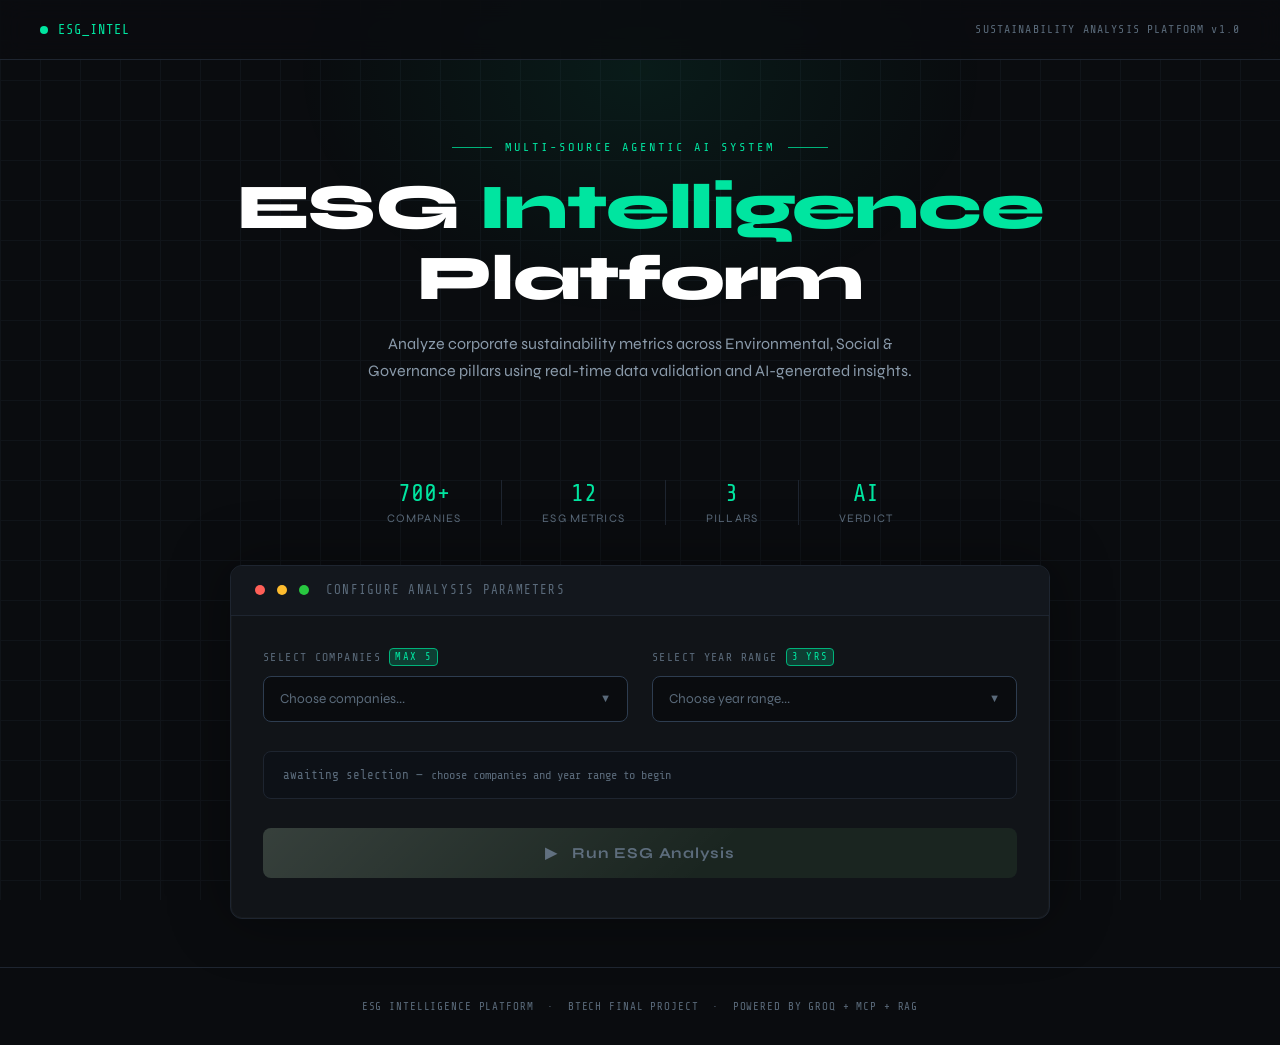
<file: frontend/index.html>
<!DOCTYPE html>
<html lang="en">
<head>
  <meta charset="UTF-8" />
  <meta name="viewport" content="width=device-width, initial-scale=1.0"/>
  <title>ESG Intelligence Platform</title>
  <link rel="preconnect" href="https://fonts.googleapis.com">
  <link rel="preconnect" href="https://fonts.gstatic.com" crossorigin>
  <link href="https://fonts.googleapis.com/css2?family=Share+Tech+Mono&family=Syne:wght@400;600;700;800&display=swap" rel="stylesheet">
  <link rel="stylesheet" href="css/index.css">
</head>
<body>

<!-- NAV -->
  <nav>
    <div class="nav-logo">
      <div class="dot"></div>
      ESG_INTEL
    </div>
    <div class="nav-tag">SUSTAINABILITY ANALYSIS PLATFORM v1.0</div>
  </nav>

  <main>
    <!-- HERO -->
    <section class="hero">
      <div class="hero-eyebrow">Multi-Source Agentic AI System</div>
      <h1>ESG <span>Intelligence</span><br>Platform</h1>
      <p class="hero-sub">
        Analyze corporate sustainability metrics across Environmental, Social &amp; Governance pillars using real-time data validation and AI-generated insights.
      </p>
    </section>

    <!-- STATS -->
    <div class="stats-row">
      <div class="stat">
        <span class="stat-val">700+</span>
        <div class="stat-label">Companies</div>
      </div>
      <div class="stat-divider"></div>
      <div class="stat">
        <span class="stat-val">12</span>
        <div class="stat-label">ESG Metrics</div>
      </div>
      <div class="stat-divider"></div>
      <div class="stat">
        <span class="stat-val">3</span>
        <div class="stat-label">Pillars</div>
      </div>
      <div class="stat-divider"></div>
      <div class="stat">
        <span class="stat-val">AI</span>
        <div class="stat-label">Verdict</div>
      </div>
    </div>

    <!-- INPUT PANEL -->
    <div class="panel" id="input-panel">
      <div class="panel-header">
        <div class="panel-header-dot e"></div>
        <div class="panel-header-dot s"></div>
        <div class="panel-header-dot g"></div>
        <span class="panel-title">CONFIGURE ANALYSIS PARAMETERS</span>
      </div>
      <div class="panel-body">

        <div class="input-grid">

          <!-- COMPANY MULTISELECT -->
          <div class="field-group">
            <label class="field-label">
              Select Companies
              <span class="badge">MAX 5</span>
            </label>
            <div class="multiselect-wrapper" id="company-ms">
              <div class="multiselect-trigger" id="company-trigger" onclick="toggleDropdown('company')">
                <div class="selected-tags" id="company-tags">
                  <span class="multiselect-placeholder" id="company-placeholder">Choose companies...</span>
                </div>
                <span class="chevron">▼</span>
              </div>
              <div class="multiselect-dropdown" id="company-dropdown">
                <input class="dropdown-search" placeholder="🔍  Search company..." id="company-search" oninput="filterOptions('company')" onclick="event.stopPropagation()" />
                <div id="company-options"></div>
              </div>
            </div>
          </div>

          <!-- YEAR RANGE SELECT -->
          <div class="field-group">
            <label class="field-label">
              Select Year Range
              <span class="badge">3 YRS</span>
            </label>
            <div class="multiselect-wrapper" id="year-ms">
              <div class="multiselect-trigger" id="year-trigger" onclick="toggleDropdown('year')">
                <div class="selected-tags" id="year-tags">
                  <span class="multiselect-placeholder" id="year-placeholder">Choose year range...</span>
                </div>
                <span class="chevron">▼</span>
              </div>
              <div class="multiselect-dropdown" id="year-dropdown">
                <div id="year-options"></div>
              </div>
            </div>
          </div>

        </div>

        <!-- SELECTION SUMMARY -->
        <div class="selection-summary" id="selection-summary">
          <span class="summary-prefix">awaiting selection —</span>
          <span style="color: var(--text-dim); font-family: var(--mono); font-size:0.75rem;">choose companies and year range to begin</span>
        </div>

        <!-- RUN BUTTON -->
        <button class="btn-run" id="btn-run" disabled onclick="startAnalysis()">
          ▶ &nbsp; Run ESG Analysis
        </button>

      </div>
    </div>

    <!-- ANALYSIS SECTION -->
    <div id="analysis-section">
      <div class="analysis-panel">
        <div class="analysis-header">
          <span class="analysis-title">AGENTIC PIPELINE — RUNNING</span>
          <div class="analysis-status">
            <div class="status-dot" id="status-dot"></div>
            <span id="status-text" style="color: var(--amber);">Processing...</span>
          </div>
        </div>
        <div class="analysis-body">

          <div class="progress-track">
            <div class="progress-fill" id="progress-fill"></div>
          </div>

          <div class="agent-steps">

            <div class="agent-step" id="step-1">
              <div class="step-icon">📦</div>
              <div class="step-content">
                <div class="step-name">MCP Orchestrator — Initializing</div>
                <div class="step-detail" id="step-1-detail">Booting agent pipeline, parsing request parameters...</div>
              </div>
              <div class="step-badge" id="step-1-badge">MCP SERVER RUNNING ...</div>
            </div>

            <div class="agent-step" id="step-2">
              <div class="step-icon">🗄️</div>
              <div class="step-content">
                <div class="step-name">FETCH ESG SCORES</div>
                <div class="step-detail" id="step-2-detail">Fetching ESG metrics from local vector store...</div>
              </div>
              <div class="step-badge" id="step-2-badge">FETCHING SCORES FROM CRISIL DATABASE ...</div>
            </div>

            <div class="agent-step" id="step-3">
              <div class="step-icon">🌐</div>
              <div class="step-content">
                <div class="step-name">FETCH NEWS ARTICLES & VALIDATE</div>
                <div class="step-detail" id="step-3-detail">Cross-referencing scores against Sustainalytics data...</div>
              </div>
              <div class="step-badge" id="step-3-badge">FETCHING NEWS ARTICLES & VALIDATING AGAINST LOWESS PREDCITIONS ...</div>
            </div>

            <div class="agent-step" id="step-4">
              <div class="step-icon">🤖</div>
              <div class="step-content">
                <div class="step-name">LLM INTELLIGENT ANALYSIS— Groq / LLaMA3</div>
                <div class="step-detail" id="step-4-detail">Generating per-company ESG narratives...</div>
              </div>
              <div class="step-badge" id="step-4-badge">RUNNING AI ANALYSIS ...</div>
            </div>

            <div class="agent-step" id="step-5">
              <div class="step-icon">📊</div>
              <div class="step-content">
                <div class="step-name">EXPORT AGENT — Building Reports</div>
                <div class="step-detail" id="step-5-detail">Generating cross-company and per-company Excel files...</div>
              </div>
              <div class="step-badge" id="step-5-badge">BUILDING REPORTS ...</div>
            </div>

            <div class="agent-step" id="step-6">
              <div class="step-icon">🏆</div>
              <div class="step-content">
                <div class="step-name">Final Verdict Agent — ESG Recommendation</div>
                <div class="step-detail" id="step-6-detail">Computing weighted scores and generating final verdict...</div>
              </div>
              <div class="step-badge" id="step-6-badge">QUEUED</div>
            </div>

          </div>

          <!-- TERMINAL LOG -->
          <div class="terminal-log" id="terminal-log">
            <div class="log-line"><span class="log-time">--:--:--</span><span class="log-msg info">Waiting to start...</span></div>
          </div>

          <!-- VIEW RESULTS -->
          <button class="btn-results" id="btn-results" disabled onclick="goToResults()">
            View Full Analysis &amp; AI Report
            <span class="arrow">→</span>
          </button>

        </div>
      </div>
    </div>

  </main>

  <footer>
    ESG INTELLIGENCE PLATFORM &nbsp;·&nbsp; BTECH FINAL PROJECT &nbsp;·&nbsp; POWERED BY GROQ + MCP + RAG
  </footer>

  <script src="js/index.js"></script>

</body>
</html>
</file>
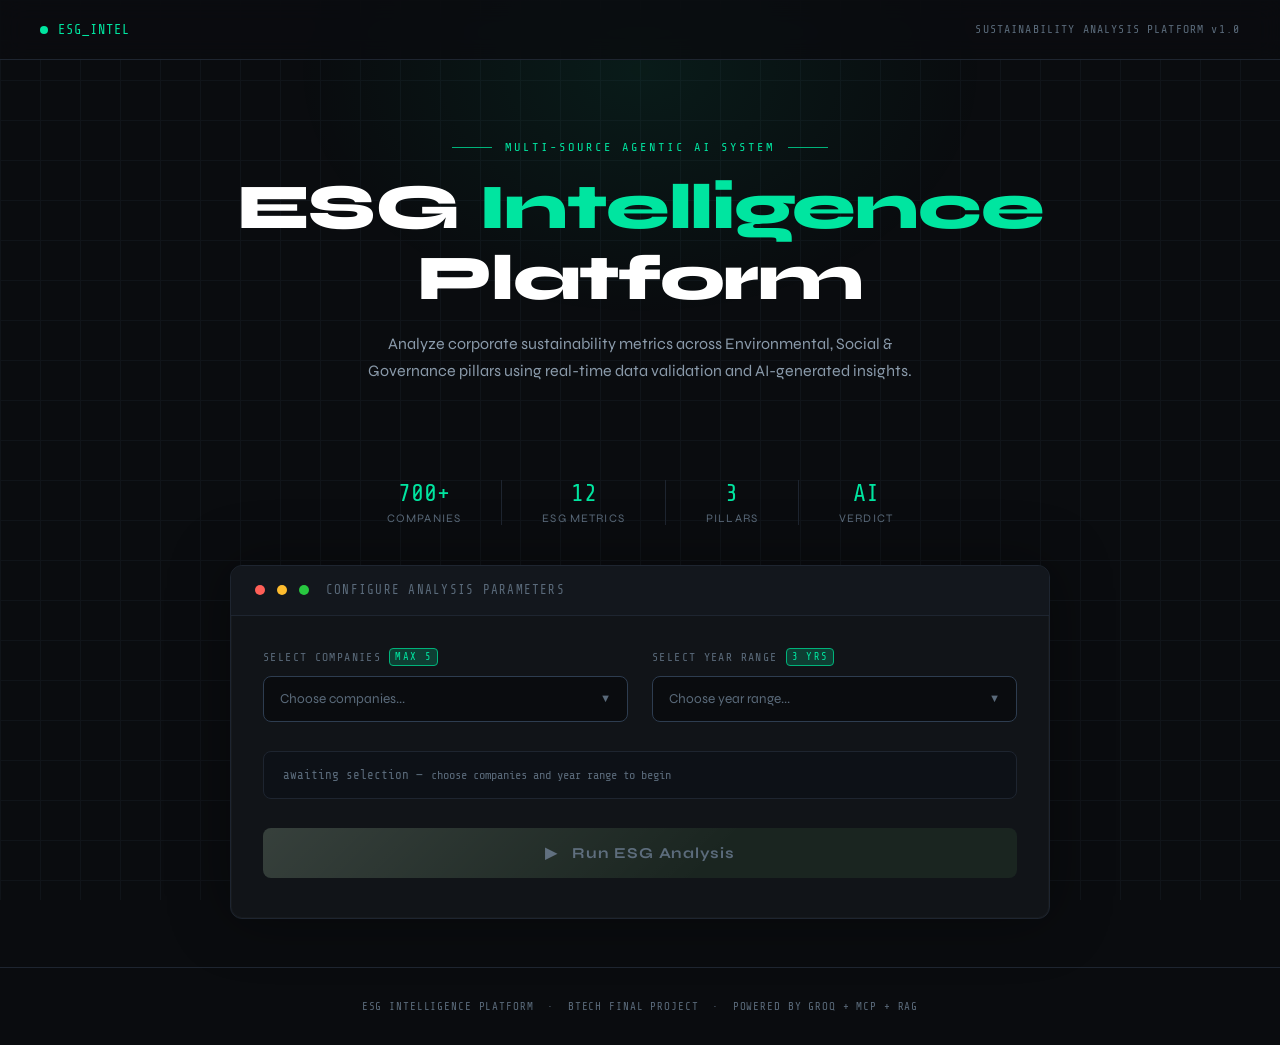
<file: frontend/index - frontend.html>
<!DOCTYPE html>
<html lang="en">
<head>
  <meta charset="UTF-8" />
  <meta name="viewport" content="width=device-width, initial-scale=1.0"/>
  <title>ESG Intelligence Platform</title>
  <link rel="preconnect" href="https://fonts.googleapis.com">
  <link rel="preconnect" href="https://fonts.gstatic.com" crossorigin>
  <link href="https://fonts.googleapis.com/css2?family=Share+Tech+Mono&family=Syne:wght@400;600;700;800&display=swap" rel="stylesheet">
  <style>
    :root {
      --bg:        #0a0c0f;
      --surface:   #111418;
      --border:    #1e2530;
      --border-hi: #2e3d50;
      --green:     #00e5a0;
      --green-dim: #00b37a;
      --green-glow:#00e5a033;
      --amber:     #f5a623;
      --red:       #ff4d6a;
      --text:      #d0dce8;
      --text-dim:  #5a6a7a;
      --text-mid:  #8a9aaa;
      --mono:      'Share Tech Mono', monospace;
      --sans:      'Syne', sans-serif;
    }

    *, *::before, *::after { box-sizing: border-box; margin: 0; padding: 0; }

    html { scroll-behavior: smooth; }

    body {
      background: var(--bg);
      color: var(--text);
      font-family: var(--sans);
      min-height: 100vh;
      overflow-x: hidden;
    }

    /* ── GRID BACKGROUND ── */
    body::before {
      content: '';
      position: fixed;
      inset: 0;
      background-image:
        linear-gradient(var(--border) 1px, transparent 1px),
        linear-gradient(90deg, var(--border) 1px, transparent 1px);
      background-size: 40px 40px;
      opacity: 0.35;
      pointer-events: none;
      z-index: 0;
    }

    /* ── AMBIENT GLOW ── */
    body::after {
      content: '';
      position: fixed;
      top: -20%;
      left: 50%;
      transform: translateX(-50%);
      width: 700px;
      height: 500px;
      background: radial-gradient(ellipse, #00e5a012 0%, transparent 70%);
      pointer-events: none;
      z-index: 0;
    }

    /* ── NAV ── */
    nav {
      position: fixed;
      top: 0; left: 0; right: 0;
      z-index: 100;
      display: flex;
      align-items: center;
      justify-content: space-between;
      padding: 0 2.5rem;
      height: 60px;
      background: #0a0c0fcc;
      backdrop-filter: blur(12px);
      border-bottom: 1px solid var(--border);
    }

    .nav-logo {
      font-family: var(--mono);
      font-size: 0.85rem;
      color: var(--green);
      letter-spacing: 0.08em;
      display: flex;
      align-items: center;
      gap: 0.6rem;
    }

    .nav-logo .dot {
      width: 8px; height: 8px;
      border-radius: 50%;
      background: var(--green);
      animation: pulse 2s ease-in-out infinite;
    }

    .nav-tag {
      font-family: var(--mono);
      font-size: 0.72rem;
      color: var(--text-dim);
      letter-spacing: 0.1em;
    }

    /* ── MAIN WRAPPER ── */
    main {
      position: relative;
      z-index: 1;
      min-height: 100vh;
      display: flex;
      flex-direction: column;
      align-items: center;
      padding-top: 60px;
    }

    /* ── HERO ── */
    .hero {
      width: 100%;
      max-width: 900px;
      padding: 5rem 2rem 3rem;
      text-align: center;
      animation: fadeUp 0.8s ease both;
    }

    .hero-eyebrow {
      font-family: var(--mono);
      font-size: 0.75rem;
      letter-spacing: 0.25em;
      color: var(--green);
      text-transform: uppercase;
      margin-bottom: 1.2rem;
      display: flex;
      align-items: center;
      justify-content: center;
      gap: 0.8rem;
    }

    .hero-eyebrow::before,
    .hero-eyebrow::after {
      content: '';
      display: block;
      height: 1px;
      width: 40px;
      background: var(--green-dim);
    }

    .hero h1 {
      font-size: clamp(2.4rem, 5vw, 4rem);
      font-weight: 800;
      line-height: 1.1;
      letter-spacing: -0.02em;
      color: #ffffff;
      margin-bottom: 1rem;
    }

    .hero h1 span {
      color: var(--green);
    }

    .hero-sub {
      font-size: 1rem;
      color: var(--text-mid);
      max-width: 560px;
      margin: 0 auto 0.5rem;
      line-height: 1.7;
      font-weight: 400;
    }

    /* ── STATS ROW ── */
    .stats-row {
      display: flex;
      justify-content: center;
      gap: 2.5rem;
      margin: 2.5rem 0;
      animation: fadeUp 0.8s 0.1s ease both;
    }

    .stat {
      text-align: center;
    }

    .stat-val {
      font-family: var(--mono);
      font-size: 1.5rem;
      color: var(--green);
      display: block;
    }

    .stat-label {
      font-size: 0.72rem;
      color: var(--text-dim);
      letter-spacing: 0.1em;
      text-transform: uppercase;
      margin-top: 0.2rem;
    }

    .stat-divider {
      width: 1px;
      background: var(--border);
    }

    /* ── PANEL ── */
    .panel {
      width: 100%;
      max-width: 820px;
      margin: 0 2rem 3rem;
      background: var(--surface);
      border: 1px solid var(--border);
      border-radius: 12px;
      overflow: hidden;
      animation: fadeUp 0.8s 0.2s ease both;
      box-shadow: 0 0 60px #00000060, 0 0 0 1px #ffffff06 inset;
    }

    .panel-header {
      display: flex;
      align-items: center;
      gap: 0.75rem;
      padding: 1.1rem 1.5rem;
      border-bottom: 1px solid var(--border);
      background: #13171d;
    }

    .panel-header-dot {
      width: 10px; height: 10px;
      border-radius: 50%;
    }

    .panel-header-dot.e { background: #ff5f57; }
    .panel-header-dot.s { background: #febc2e; }
    .panel-header-dot.g { background: #28c840; }

    .panel-title {
      font-family: var(--mono);
      font-size: 0.78rem;
      color: var(--text-dim);
      letter-spacing: 0.1em;
      margin-left: 0.3rem;
    }

    .panel-body {
      padding: 2rem 2rem 2.5rem;
    }

    /* ── INPUT GRID ── */
    .input-grid {
      display: grid;
      grid-template-columns: 1fr 1fr;
      gap: 1.5rem;
      margin-bottom: 1.8rem;
    }

    .field-group {
      display: flex;
      flex-direction: column;
      gap: 0.6rem;
    }

    .field-label {
      font-family: var(--mono);
      font-size: 0.72rem;
      letter-spacing: 0.12em;
      color: var(--text-dim);
      text-transform: uppercase;
      display: flex;
      align-items: center;
      gap: 0.5rem;
    }

    .field-label .badge {
      background: var(--green-glow);
      color: var(--green);
      border: 1px solid var(--green-dim);
      border-radius: 4px;
      padding: 0 5px;
      font-size: 0.65rem;
      line-height: 1.6;
    }

    /* ── MULTISELECT CONTAINER ── */
    .multiselect-wrapper {
      position: relative;
    }

    .multiselect-trigger {
      width: 100%;
      background: var(--bg);
      border: 1px solid var(--border-hi);
      border-radius: 8px;
      padding: 0.75rem 1rem;
      color: var(--text);
      font-family: var(--sans);
      font-size: 0.88rem;
      cursor: pointer;
      display: flex;
      align-items: center;
      justify-content: space-between;
      gap: 0.5rem;
      transition: border-color 0.2s, box-shadow 0.2s;
      min-height: 46px;
      flex-wrap: wrap;
    }

    .multiselect-trigger:hover,
    .multiselect-trigger.open {
      border-color: var(--green-dim);
      box-shadow: 0 0 0 3px var(--green-glow);
    }

    .multiselect-placeholder {
      color: var(--text-dim);
      font-size: 0.85rem;
    }

    .selected-tags {
      display: flex;
      flex-wrap: wrap;
      gap: 0.35rem;
      flex: 1;
    }

    .tag {
      background: var(--green-glow);
      border: 1px solid var(--green-dim);
      color: var(--green);
      border-radius: 4px;
      padding: 2px 8px;
      font-size: 0.72rem;
      font-family: var(--mono);
      display: flex;
      align-items: center;
      gap: 0.3rem;
      cursor: default;
      white-space: nowrap;
    }

    .tag-remove {
      cursor: pointer;
      opacity: 0.6;
      font-size: 0.9rem;
      line-height: 1;
      transition: opacity 0.15s;
    }
    .tag-remove:hover { opacity: 1; }

    .chevron {
      color: var(--text-dim);
      font-size: 0.7rem;
      transition: transform 0.2s;
      flex-shrink: 0;
    }
    .multiselect-trigger.open .chevron { transform: rotate(180deg); }

    .multiselect-dropdown {
      position: absolute;
      top: calc(100% + 6px);
      left: 0; right: 0;
      background: #161b22;
      border: 1px solid var(--border-hi);
      border-radius: 8px;
      box-shadow: 0 12px 40px #00000080;
      z-index: 50;
      max-height: 240px;
      overflow-y: auto;
      display: none;
    }

    .multiselect-dropdown.open { display: block; }

    .dropdown-search {
      width: 100%;
      background: transparent;
      border: none;
      border-bottom: 1px solid var(--border);
      padding: 0.65rem 1rem;
      color: var(--text);
      font-family: var(--mono);
      font-size: 0.8rem;
      outline: none;
    }

    .dropdown-search::placeholder { color: var(--text-dim); }

    .dropdown-option {
      padding: 0.6rem 1rem;
      font-size: 0.83rem;
      cursor: pointer;
      display: flex;
      align-items: center;
      justify-content: space-between;
      transition: background 0.15s;
      font-family: var(--sans);
    }

    .dropdown-option:hover { background: var(--border); }
    .dropdown-option.selected { color: var(--green); }
    .dropdown-option.selected::after { content: '✓'; font-family: var(--mono); }
    .dropdown-option.disabled { opacity: 0.4; cursor: not-allowed; pointer-events: none; }

    .dropdown-option .opt-ticker {
      font-family: var(--mono);
      font-size: 0.7rem;
      color: var(--text-dim);
    }

    /* ── YEAR SELECTOR ── */
    .year-select {
      width: 100%;
      background: var(--bg);
      border: 1px solid var(--border-hi);
      border-radius: 8px;
      padding: 0.75rem 1rem;
      color: var(--text);
      font-family: var(--mono);
      font-size: 0.85rem;
      cursor: pointer;
      outline: none;
      appearance: none;
      -webkit-appearance: none;
      background-image: url("data:image/svg+xml,%3Csvg xmlns='http://www.w3.org/2000/svg' width='12' height='12' viewBox='0 0 12 12'%3E%3Cpath fill='%235a6a7a' d='M6 8L1 3h10z'/%3E%3C/svg%3E");
      background-repeat: no-repeat;
      background-position: right 1rem center;
      transition: border-color 0.2s, box-shadow 0.2s;
    }

    .year-select:hover, .year-select:focus {
      border-color: var(--green-dim);
      box-shadow: 0 0 0 3px var(--green-glow);
    }

    .year-select option {
      background: #161b22;
      color: var(--text);
    }

    /* ── SELECTION SUMMARY ── */
    .selection-summary {
      background: #0d1117;
      border: 1px solid var(--border);
      border-radius: 8px;
      padding: 1rem 1.2rem;
      margin-bottom: 1.8rem;
      font-family: var(--mono);
      font-size: 0.78rem;
      color: var(--text-dim);
      min-height: 48px;
      display: flex;
      align-items: center;
      flex-wrap: wrap;
      gap: 0.5rem;
    }

    .summary-prefix { color: var(--text-dim); }
    .summary-item {
      color: var(--green);
      background: var(--green-glow);
      border-radius: 3px;
      padding: 1px 6px;
    }
    .summary-sep { color: var(--border-hi); }

    /* ── RUN BUTTON ── */
    .btn-run {
      width: 100%;
      padding: 1rem 2rem;
      background: var(--green);
      color: #060a08;
      font-family: var(--sans);
      font-size: 0.95rem;
      font-weight: 700;
      letter-spacing: 0.05em;
      border: none;
      border-radius: 8px;
      cursor: pointer;
      transition: background 0.2s, transform 0.15s, box-shadow 0.2s;
      position: relative;
      overflow: hidden;
    }

    .btn-run::before {
      content: '';
      position: absolute;
      inset: 0;
      background: linear-gradient(135deg, #ffffff20 0%, transparent 60%);
    }

    .btn-run:hover:not(:disabled) {
      background: #00ffb3;
      box-shadow: 0 0 30px #00e5a060;
      transform: translateY(-1px);
    }

    .btn-run:active:not(:disabled) { transform: translateY(0); }

    .btn-run:disabled {
      background: #1a2520;
      color: var(--text-dim);
      cursor: not-allowed;
      box-shadow: none;
    }

    /* ── ANALYSIS SECTION ── */
    #analysis-section {
      display: none;
      width: 100%;
      max-width: 820px;
      margin: 0 2rem 4rem;
      animation: fadeUp 0.6s ease both;
    }

    .analysis-panel {
      background: var(--surface);
      border: 1px solid var(--border);
      border-radius: 12px;
      overflow: hidden;
      box-shadow: 0 0 60px #00000060;
    }

    .analysis-header {
      padding: 1.2rem 1.5rem;
      border-bottom: 1px solid var(--border);
      background: #13171d;
      display: flex;
      align-items: center;
      justify-content: space-between;
    }

    .analysis-title {
      font-family: var(--mono);
      font-size: 0.8rem;
      color: var(--text-mid);
      letter-spacing: 0.1em;
    }

    .analysis-status {
      font-family: var(--mono);
      font-size: 0.72rem;
      display: flex;
      align-items: center;
      gap: 0.4rem;
    }

    .status-dot {
      width: 7px; height: 7px;
      border-radius: 50%;
      background: var(--amber);
      animation: pulse 1.2s ease-in-out infinite;
    }

    .status-dot.done { background: var(--green); animation: none; }
    .status-dot.error { background: var(--red); animation: none; }

    .analysis-body {
      padding: 2rem;
    }

    /* ── PROGRESS BAR ── */
    .progress-track {
      background: var(--border);
      border-radius: 99px;
      height: 4px;
      margin-bottom: 2rem;
      overflow: hidden;
    }

    .progress-fill {
      height: 100%;
      border-radius: 99px;
      background: linear-gradient(90deg, var(--green-dim), var(--green));
      width: 0%;
      transition: width 0.5s ease;
      box-shadow: 0 0 10px var(--green);
    }

    /* ── AGENT STEPS ── */
    .agent-steps {
      display: flex;
      flex-direction: column;
      gap: 0;
    }

    .agent-step {
      display: flex;
      align-items: flex-start;
      gap: 1rem;
      padding: 0.9rem 0;
      border-bottom: 1px solid #0e1318;
      opacity: 0.3;
      transition: opacity 0.4s ease;
    }

    .agent-step:last-child { border-bottom: none; }
    .agent-step.active { opacity: 1; }
    .agent-step.done { opacity: 0.75; }

    .step-icon {
      width: 34px; height: 34px;
      border-radius: 8px;
      background: var(--border);
      border: 1px solid var(--border-hi);
      display: flex;
      align-items: center;
      justify-content: center;
      font-size: 1rem;
      flex-shrink: 0;
      transition: background 0.3s, border-color 0.3s;
    }

    .agent-step.active .step-icon {
      background: var(--green-glow);
      border-color: var(--green-dim);
    }

    .agent-step.done .step-icon {
      background: #1a2e24;
      border-color: var(--green-dim);
    }

    .step-content { flex: 1; }

    .step-name {
      font-size: 0.88rem;
      font-weight: 600;
      color: var(--text);
      margin-bottom: 0.2rem;
    }

    .step-detail {
      font-family: var(--mono);
      font-size: 0.72rem;
      color: var(--text-dim);
      line-height: 1.5;
    }

    .step-detail span {
      color: var(--green);
    }

    .step-badge {
      font-family: var(--mono);
      font-size: 0.65rem;
      padding: 2px 8px;
      border-radius: 4px;
      border: 1px solid var(--border-hi);
      color: var(--text-dim);
      white-space: nowrap;
    }

    .agent-step.active .step-badge {
      border-color: var(--amber);
      color: var(--amber);
      background: #f5a62312;
    }

    .agent-step.done .step-badge {
      border-color: var(--green-dim);
      color: var(--green);
      background: var(--green-glow);
    }

    /* ── TERMINAL LOG ── */
    .terminal-log {
      margin-top: 1.5rem;
      background: #060a0e;
      border: 1px solid var(--border);
      border-radius: 8px;
      padding: 1rem;
      font-family: var(--mono);
      font-size: 0.73rem;
      color: var(--text-dim);
      height: 100px;
      overflow-y: auto;
      line-height: 1.8;
    }

    .log-line { display: flex; gap: 0.6rem; }
    .log-time { color: var(--border-hi); }
    .log-msg.ok { color: var(--green); }
    .log-msg.info { color: var(--text-mid); }
    .log-msg.warn { color: var(--amber); }

    /* ── VIEW RESULTS BUTTON ── */
    .btn-results {
      width: 100%;
      margin-top: 1.8rem;
      padding: 1rem 2rem;
      background: transparent;
      color: var(--green);
      font-family: var(--sans);
      font-size: 0.95rem;
      font-weight: 700;
      letter-spacing: 0.05em;
      border: 1.5px solid var(--green);
      border-radius: 8px;
      cursor: pointer;
      transition: background 0.2s, box-shadow 0.2s, transform 0.15s;
      display: flex;
      align-items: center;
      justify-content: center;
      gap: 0.6rem;
    }

    .btn-results:hover:not(:disabled) {
      background: var(--green-glow);
      box-shadow: 0 0 30px #00e5a040;
      transform: translateY(-1px);
    }

    .btn-results:disabled {
      border-color: var(--border-hi);
      color: var(--text-dim);
      cursor: not-allowed;
    }

    .btn-results .arrow {
      transition: transform 0.2s;
    }

    .btn-results:hover:not(:disabled) .arrow { transform: translateX(4px); }

    /* ── FOOTER ── */
    footer {
      position: relative;
      z-index: 1;
      text-align: center;
      padding: 2rem;
      font-family: var(--mono);
      font-size: 0.68rem;
      color: var(--text-dim);
      letter-spacing: 0.08em;
      border-top: 1px solid var(--border);
    }

    /* ── ANIMATIONS ── */
    @keyframes fadeUp {
      from { opacity: 0; transform: translateY(24px); }
      to   { opacity: 1; transform: translateY(0); }
    }

    @keyframes pulse {
      0%, 100% { opacity: 1; transform: scale(1); }
      50%       { opacity: 0.5; transform: scale(0.85); }
    }

    @keyframes scanline {
      0%   { transform: translateY(-100%); }
      100% { transform: translateY(100vh); }
    }

    /* ── SCROLLBAR ── */
    ::-webkit-scrollbar { width: 5px; height: 5px; }
    ::-webkit-scrollbar-track { background: var(--border); }
    ::-webkit-scrollbar-thumb { background: var(--border-hi); border-radius: 99px; }
    ::-webkit-scrollbar-thumb:hover { background: var(--text-dim); }

    /* ── RESPONSIVE ── */
    @media (max-width: 600px) {
      .input-grid { grid-template-columns: 1fr; }
      .stats-row { gap: 1.5rem; }
      .hero h1 { font-size: 2rem; }
    }
  </style>
</head>
<body>

  <!-- NAV -->
  <nav>
    <div class="nav-logo">
      <div class="dot"></div>
      ESG_INTEL
    </div>
    <div class="nav-tag">SUSTAINABILITY ANALYSIS PLATFORM v1.0</div>
  </nav>

  <main>
    <!-- HERO -->
    <section class="hero">
      <div class="hero-eyebrow">Multi-Source Agentic AI System</div>
      <h1>ESG <span>Intelligence</span><br>Platform</h1>
      <p class="hero-sub">
        Analyze corporate sustainability metrics across Environmental, Social &amp; Governance pillars using real-time data validation and AI-generated insights.
      </p>
    </section>

    <!-- STATS -->
    <div class="stats-row">
      <div class="stat">
        <span class="stat-val">700+</span>
        <div class="stat-label">Companies</div>
      </div>
      <div class="stat-divider"></div>
      <div class="stat">
        <span class="stat-val">12</span>
        <div class="stat-label">ESG Metrics</div>
      </div>
      <div class="stat-divider"></div>
      <div class="stat">
        <span class="stat-val">3</span>
        <div class="stat-label">Pillars</div>
      </div>
      <div class="stat-divider"></div>
      <div class="stat">
        <span class="stat-val">AI</span>
        <div class="stat-label">Verdict</div>
      </div>
    </div>

    <!-- INPUT PANEL -->
    <div class="panel" id="input-panel">
      <div class="panel-header">
        <div class="panel-header-dot e"></div>
        <div class="panel-header-dot s"></div>
        <div class="panel-header-dot g"></div>
        <span class="panel-title">CONFIGURE ANALYSIS PARAMETERS</span>
      </div>
      <div class="panel-body">

        <div class="input-grid">

          <!-- COMPANY MULTISELECT -->
          <div class="field-group">
            <label class="field-label">
              Select Companies
              <span class="badge">MAX 5</span>
            </label>
            <div class="multiselect-wrapper" id="company-ms">
              <div class="multiselect-trigger" id="company-trigger" onclick="toggleDropdown('company')">
                <div class="selected-tags" id="company-tags">
                  <span class="multiselect-placeholder" id="company-placeholder">Choose companies...</span>
                </div>
                <span class="chevron">▼</span>
              </div>
              <div class="multiselect-dropdown" id="company-dropdown">
                <input class="dropdown-search" placeholder="🔍  Search company..." id="company-search" oninput="filterOptions('company')" onclick="event.stopPropagation()" />
                <div id="company-options"></div>
              </div>
            </div>
          </div>

          <!-- YEAR RANGE SELECT -->
          <div class="field-group">
            <label class="field-label">
              Select Year Range
              <span class="badge">3 YRS</span>
            </label>
            <div class="multiselect-wrapper" id="year-ms">
              <div class="multiselect-trigger" id="year-trigger" onclick="toggleDropdown('year')">
                <div class="selected-tags" id="year-tags">
                  <span class="multiselect-placeholder" id="year-placeholder">Choose year range...</span>
                </div>
                <span class="chevron">▼</span>
              </div>
              <div class="multiselect-dropdown" id="year-dropdown">
                <div id="year-options"></div>
              </div>
            </div>
          </div>

        </div>

        <!-- SELECTION SUMMARY -->
        <div class="selection-summary" id="selection-summary">
          <span class="summary-prefix">awaiting selection —</span>
          <span style="color: var(--text-dim); font-family: var(--mono); font-size:0.75rem;">choose companies and year range to begin</span>
        </div>

        <!-- RUN BUTTON -->
        <button class="btn-run" id="btn-run" disabled onclick="startAnalysis()">
          ▶ &nbsp; Run ESG Analysis
        </button>

      </div>
    </div>

    <!-- ANALYSIS SECTION -->
    <div id="analysis-section">
      <div class="analysis-panel">
        <div class="analysis-header">
          <span class="analysis-title">AGENTIC PIPELINE — RUNNING</span>
          <div class="analysis-status">
            <div class="status-dot" id="status-dot"></div>
            <span id="status-text" style="color: var(--amber);">Processing...</span>
          </div>
        </div>
        <div class="analysis-body">

          <div class="progress-track">
            <div class="progress-fill" id="progress-fill"></div>
          </div>

          <div class="agent-steps">

            <div class="agent-step" id="step-1">
              <div class="step-icon">📦</div>
              <div class="step-content">
                <div class="step-name">MCP Orchestrator — Initializing</div>
                <div class="step-detail" id="step-1-detail">Booting agent pipeline, parsing request parameters...</div>
              </div>
              <div class="step-badge" id="step-1-badge">QUEUED</div>
            </div>

            <div class="agent-step" id="step-2">
              <div class="step-icon">🗄️</div>
              <div class="step-content">
                <div class="step-name">RAG Agent — Kaggle Dataset Query</div>
                <div class="step-detail" id="step-2-detail">Fetching ESG metrics from local vector store...</div>
              </div>
              <div class="step-badge" id="step-2-badge">QUEUED</div>
            </div>

            <div class="agent-step" id="step-3">
              <div class="step-icon">🌐</div>
              <div class="step-content">
                <div class="step-name">Validation Agent — Yahoo Finance</div>
                <div class="step-detail" id="step-3-detail">Cross-referencing scores against Sustainalytics data...</div>
              </div>
              <div class="step-badge" id="step-3-badge">QUEUED</div>
            </div>

            <div class="agent-step" id="step-4">
              <div class="step-icon">🤖</div>
              <div class="step-content">
                <div class="step-name">LLM Summary Agent — Groq / LLaMA3</div>
                <div class="step-detail" id="step-4-detail">Generating per-company ESG narratives...</div>
              </div>
              <div class="step-badge" id="step-4-badge">QUEUED</div>
            </div>

            <div class="agent-step" id="step-5">
              <div class="step-icon">📊</div>
              <div class="step-content">
                <div class="step-name">Excel Export Agent — Building Reports</div>
                <div class="step-detail" id="step-5-detail">Generating cross-company and per-company Excel files...</div>
              </div>
              <div class="step-badge" id="step-5-badge">QUEUED</div>
            </div>

            <div class="agent-step" id="step-6">
              <div class="step-icon">🏆</div>
              <div class="step-content">
                <div class="step-name">Final Verdict Agent — ESG Recommendation</div>
                <div class="step-detail" id="step-6-detail">Computing weighted scores and generating final verdict...</div>
              </div>
              <div class="step-badge" id="step-6-badge">QUEUED</div>
            </div>

          </div>

          <!-- TERMINAL LOG -->
          <div class="terminal-log" id="terminal-log">
            <div class="log-line"><span class="log-time">--:--:--</span><span class="log-msg info">Waiting to start...</span></div>
          </div>

          <!-- VIEW RESULTS -->
          <button class="btn-results" id="btn-results" disabled onclick="goToResults()">
            View Full Analysis &amp; AI Report
            <span class="arrow">→</span>
          </button>

        </div>
      </div>
    </div>

  </main>

  <footer>
    ESG INTELLIGENCE PLATFORM &nbsp;·&nbsp; BTECH FINAL PROJECT &nbsp;·&nbsp; POWERED BY GROQ + MCP + RAG
  </footer>

  <script>
    // ── DUMMY DATA ──────────────────────────────────────────────────────────────
    const COMPANIES = [
      { ticker: 'AAPL',  name: 'Apple Inc.' },
      { ticker: 'MSFT',  name: 'Microsoft Corp.' },
      { ticker: 'GOOGL', name: 'Alphabet Inc.' },
      { ticker: 'AMZN',  name: 'Amazon.com Inc.' },
      { ticker: 'TSLA',  name: 'Tesla Inc.' },
      { ticker: 'META',  name: 'Meta Platforms Inc.' },
      { ticker: 'NVDA',  name: 'NVIDIA Corp.' },
      { ticker: 'JPM',   name: 'JPMorgan Chase & Co.' },
      { ticker: 'JNJ',   name: 'Johnson & Johnson' },
      { ticker: 'V',     name: 'Visa Inc.' },
      { ticker: 'PG',    name: 'Procter & Gamble Co.' },
      { ticker: 'UNH',   name: 'UnitedHealth Group Inc.' },
      { ticker: 'HD',    name: 'Home Depot Inc.' },
      { ticker: 'MA',    name: 'Mastercard Inc.' },
      { ticker: 'BAC',   name: 'Bank of America Corp.' },
      { ticker: 'XOM',   name: 'Exxon Mobil Corp.' },
      { ticker: 'DIS',   name: 'Walt Disney Co.' },
      { ticker: 'NFLX',  name: 'Netflix Inc.' },
      { ticker: 'ADBE',  name: 'Adobe Inc.' },
      { ticker: 'CRM',   name: 'Salesforce Inc.' },
      { ticker: 'INTC',  name: 'Intel Corp.' },
      { ticker: 'AMD',   name: 'Advanced Micro Devices Inc.' },
      { ticker: 'PYPL',  name: 'PayPal Holdings Inc.' },
      { ticker: 'CSCO',  name: 'Cisco Systems Inc.' },
      { ticker: 'PFE',   name: 'Pfizer Inc.' },
    ];

    const YEAR_RANGES = [
      { label: '2019 – 2021', years: [2019, 2020, 2021] },
      { label: '2020 – 2022', years: [2020, 2021, 2022] },
      { label: '2021 – 2023', years: [2021, 2022, 2023] },
      { label: '2022 – 2024', years: [2022, 2023, 2024] },
    ];

    // ── STATE ───────────────────────────────────────────────────────────────────
    let selectedCompanies = [];
    let selectedYearRange = null;
    let analysisComplete = false;

    // ── INIT DROPDOWNS ──────────────────────────────────────────────────────────
    function initDropdowns() {
      // Companies
      const opts = document.getElementById('company-options');
      COMPANIES.forEach(c => {
        const div = document.createElement('div');
        div.className = 'dropdown-option';
        div.dataset.ticker = c.ticker;
        div.dataset.name = c.name.toLowerCase();
        div.innerHTML = `<span>${c.name}</span><span class="opt-ticker">${c.ticker}</span>`;
        div.onclick = () => toggleCompany(c.ticker, c.name, div);
        opts.appendChild(div);
      });

      // Years
      const yopts = document.getElementById('year-options');
      YEAR_RANGES.forEach((r, i) => {
        const div = document.createElement('div');
        div.className = 'dropdown-option';
        div.dataset.idx = i;
        div.innerHTML = `<span>${r.label}</span><span class="opt-ticker">${r.years.join(', ')}</span>`;
        div.onclick = () => selectYearRange(i, div);
        yopts.appendChild(div);
      });
    }

    // ── DROPDOWN TOGGLE ─────────────────────────────────────────────────────────
    function toggleDropdown(type) {
      const dd = document.getElementById(`${type}-dropdown`);
      const trigger = document.getElementById(`${type}-trigger`);
      const isOpen = dd.classList.contains('open');
      // close all
      document.querySelectorAll('.multiselect-dropdown').forEach(d => d.classList.remove('open'));
      document.querySelectorAll('.multiselect-trigger').forEach(t => t.classList.remove('open'));
      if (!isOpen) {
        dd.classList.add('open');
        trigger.classList.add('open');
        if (type === 'company') document.getElementById('company-search').focus();
      }
    }

    document.addEventListener('click', e => {
      if (!e.target.closest('.multiselect-wrapper')) {
        document.querySelectorAll('.multiselect-dropdown').forEach(d => d.classList.remove('open'));
        document.querySelectorAll('.multiselect-trigger').forEach(t => t.classList.remove('open'));
      }
    });

    // ── COMPANY SELECTION ───────────────────────────────────────────────────────
    function toggleCompany(ticker, name, el) {
      const idx = selectedCompanies.findIndex(c => c.ticker === ticker);
      if (idx > -1) {
        selectedCompanies.splice(idx, 1);
        el.classList.remove('selected');
      } else {
        if (selectedCompanies.length >= 5) return;
        selectedCompanies.push({ ticker, name });
        el.classList.add('selected');
      }
      // disable if at max
      document.querySelectorAll('#company-options .dropdown-option').forEach(opt => {
        if (!opt.classList.contains('selected')) {
          opt.classList.toggle('disabled', selectedCompanies.length >= 5);
        }
      });
      renderCompanyTags();
      updateSummary();
      updateRunButton();
    }

    function renderCompanyTags() {
      const container = document.getElementById('company-tags');
      const placeholder = document.getElementById('company-placeholder');
      container.innerHTML = '';
      if (selectedCompanies.length === 0) {
        container.appendChild(placeholder);
        placeholder.style.display = '';
        return;
      }
      placeholder.style.display = 'none';
      selectedCompanies.forEach(c => {
        const tag = document.createElement('div');
        tag.className = 'tag';
        tag.innerHTML = `${c.ticker} <span class="tag-remove" onclick="removeCompany('${c.ticker}', event)">×</span>`;
        container.appendChild(tag);
      });
    }

    function removeCompany(ticker, event) {
      event.stopPropagation();
      const el = document.querySelector(`#company-options .dropdown-option[data-ticker="${ticker}"]`);
      const idx = selectedCompanies.findIndex(c => c.ticker === ticker);
      if (idx > -1) selectedCompanies.splice(idx, 1);
      if (el) el.classList.remove('selected');
      document.querySelectorAll('#company-options .dropdown-option').forEach(opt => {
        if (!opt.classList.contains('selected')) opt.classList.remove('disabled');
      });
      renderCompanyTags();
      updateSummary();
      updateRunButton();
    }

    // ── YEAR SELECTION ──────────────────────────────────────────────────────────
    function selectYearRange(idx, el) {
      selectedYearRange = YEAR_RANGES[idx];
      document.querySelectorAll('#year-options .dropdown-option').forEach(o => o.classList.remove('selected'));
      el.classList.add('selected');

      const container = document.getElementById('year-tags');
      const placeholder = document.getElementById('year-placeholder');
      container.innerHTML = '';
      placeholder.style.display = 'none';
      const tag = document.createElement('div');
      tag.className = 'tag';
      tag.innerHTML = `${selectedYearRange.label} <span class="tag-remove" onclick="clearYear(event)">×</span>`;
      container.appendChild(tag);

      // close dropdown
      document.getElementById('year-dropdown').classList.remove('open');
      document.getElementById('year-trigger').classList.remove('open');

      updateSummary();
      updateRunButton();
    }

    function clearYear(event) {
      event.stopPropagation();
      selectedYearRange = null;
      document.querySelectorAll('#year-options .dropdown-option').forEach(o => o.classList.remove('selected'));
      const container = document.getElementById('year-tags');
      const placeholder = document.getElementById('year-placeholder');
      container.innerHTML = '';
      container.appendChild(placeholder);
      placeholder.style.display = '';
      updateSummary();
      updateRunButton();
    }

    // ── FILTER SEARCH ───────────────────────────────────────────────────────────
    function filterOptions(type) {
      const q = document.getElementById(`${type}-search`).value.toLowerCase();
      document.querySelectorAll(`#${type}-options .dropdown-option`).forEach(opt => {
        const match = opt.dataset.name && opt.dataset.name.includes(q) ||
                      opt.dataset.ticker && opt.dataset.ticker.toLowerCase().includes(q);
        opt.style.display = match ? '' : 'none';
      });
    }

    // ── SUMMARY ─────────────────────────────────────────────────────────────────
    function updateSummary() {
      const el = document.getElementById('selection-summary');
      if (selectedCompanies.length === 0 && !selectedYearRange) {
        el.innerHTML = `<span class="summary-prefix">awaiting selection —</span> <span style="color:var(--text-dim);font-size:0.75rem;font-family:var(--mono)">choose companies and year range to begin</span>`;
        return;
      }
      let html = `<span class="summary-prefix">Analyzing</span> `;
      if (selectedCompanies.length > 0) {
        html += selectedCompanies.map(c => `<span class="summary-item">${c.ticker}</span>`).join(' ');
      } else {
        html += `<span style="color:var(--text-dim)">no companies</span>`;
      }
      html += ` <span class="summary-sep">|</span> `;
      if (selectedYearRange) {
        html += selectedYearRange.years.map(y => `<span class="summary-item">${y}</span>`).join(' ');
      } else {
        html += `<span style="color:var(--text-dim)">no range</span>`;
      }
      el.innerHTML = html;
    }

    function updateRunButton() {
      const btn = document.getElementById('btn-run');
      btn.disabled = !(selectedCompanies.length >= 1 && selectedYearRange);
    }

    // ── ANALYSIS PIPELINE ────────────────────────────────────────────────────────
    const STEPS = [
      { id: 1, badge: 'RUNNING',  doneBadge: 'DONE', detail: () => `Session ID: <span>ESG-${Date.now().toString(36).toUpperCase()}</span> — parameters locked` },
      { id: 2, badge: 'FETCHING', doneBadge: 'DONE', detail: () => `Loaded <span>${selectedCompanies.length} compan${selectedCompanies.length > 1 ? 'ies' : 'y'}</span> × <span>3 years</span> × 12 metrics from Kaggle vector store` },
      { id: 3, badge: 'VALIDATING', doneBadge: 'DONE', detail: () => `Yahoo Finance / Sustainalytics — <span>${selectedCompanies.length} ticker${selectedCompanies.length > 1 ? 's' : ''}</span> validated` },
      { id: 4, badge: 'GENERATING', doneBadge: 'DONE', detail: () => `Groq LLaMA3-70B — <span>${selectedCompanies.length} summaries</span> generated` },
      { id: 5, badge: 'BUILDING', doneBadge: 'DONE', detail: () => `Excel File 1 (year-wise) + File 2 (company-wise) — <span>ready</span>` },
      { id: 6, badge: 'COMPUTING', doneBadge: 'DONE', detail: () => `Final verdict computed — <span>winner identified</span>` },
    ];

    const LOG_MESSAGES = [
      [400,  'ok',   () => `[MCP] Orchestrator initialized — session started`],
      [800,  'info', () => `[RAG] Connecting to Kaggle vector store...`],
      [1400, 'ok',   () => `[RAG] Dataset loaded — ${selectedCompanies.length * 3 * 12} metric records fetched`],
      [2200, 'info', () => `[VAL] Calling Yahoo Finance for ${selectedCompanies.map(c => c.ticker).join(', ')}...`],
      [3200, 'ok',   () => `[VAL] All tickers validated — avg delta < 1.8 pts`],
      [4000, 'info', () => `[LLM] Sending context to Groq — model: llama3-70b-8192`],
      [5500, 'ok',   () => `[LLM] ${selectedCompanies.length} summaries received (${(Math.random()*2+1).toFixed(1)}s avg)`],
      [6200, 'info', () => `[XLS] Building cross-company sheet (3 year sheets)...`],
      [7000, 'ok',   () => `[XLS] Building per-company sheets (${selectedCompanies.length} company sheets)...`],
      [7800, 'ok',   () => `[VRD] Final weighted scores computed — verdict ready`],
      [8400, 'ok',   () => `[DONE] Analysis complete — reports ready for download`],
    ];

    const STEP_TIMINGS = [600, 1800, 3500, 5200, 7200, 8200];
    const PROGRESS_AT  = [10,  30,   50,   70,   88,   100 ];
    const TOTAL_MS = 9000;

    function log(msg, type = 'info') {
      const terminal = document.getElementById('terminal-log');
      const now = new Date();
      const time = `${String(now.getHours()).padStart(2,'0')}:${String(now.getMinutes()).padStart(2,'0')}:${String(now.getSeconds()).padStart(2,'0')}`;
      const line = document.createElement('div');
      line.className = 'log-line';
      line.innerHTML = `<span class="log-time">${time}</span><span class="log-msg ${type}">${msg}</span>`;
      terminal.appendChild(line);
      terminal.scrollTop = terminal.scrollHeight;
    }

    function activateStep(stepNum, progress) {
      const el = document.getElementById(`step-${stepNum}`);
      const badge = document.getElementById(`step-${stepNum}-badge`);
      const detail = document.getElementById(`step-${stepNum}-detail`);
      const stepData = STEPS[stepNum - 1];
      el.classList.add('active');
      badge.textContent = stepData.badge;
      badge.style.borderColor = 'var(--amber)';
      badge.style.color = 'var(--amber)';
      detail.innerHTML = stepData.detail();
      document.getElementById('progress-fill').style.width = progress + '%';
    }

    function completeStep(stepNum) {
      const el = document.getElementById(`step-${stepNum}`);
      const badge = document.getElementById(`step-${stepNum}-badge`);
      const stepData = STEPS[stepNum - 1];
      el.classList.remove('active');
      el.classList.add('done');
      badge.textContent = stepData.doneBadge;
      badge.style.borderColor = 'var(--green-dim)';
      badge.style.color = 'var(--green)';
      badge.style.background = 'var(--green-glow)';
    }

    function startAnalysis() {
      // hide input panel, show analysis
      document.getElementById('input-panel').style.display = 'none';
      const section = document.getElementById('analysis-section');
      section.style.display = 'block';

      // clear terminal
      document.getElementById('terminal-log').innerHTML = '';
      log('Analysis pipeline starting...', 'info');

      // scroll to analysis
      setTimeout(() => section.scrollIntoView({ behavior: 'smooth', block: 'start' }), 100);

      // activate steps on schedule
      STEP_TIMINGS.forEach((t, i) => {
        setTimeout(() => activateStep(i + 1, PROGRESS_AT[i]), t);
        if (i < STEPS.length - 1) {
          setTimeout(() => completeStep(i + 1), STEP_TIMINGS[i + 1] - 200);
        }
      });

      // log messages
      LOG_MESSAGES.forEach(([delay, type, msgFn]) => {
        setTimeout(() => log(msgFn(), type), delay);
      });

      // final completion
      setTimeout(() => {
        completeStep(6);
        document.getElementById('progress-fill').style.width = '100%';
        document.getElementById('status-dot').className = 'status-dot done';
        document.getElementById('status-text').textContent = 'Analysis Complete';
        document.getElementById('status-text').style.color = 'var(--green)';
        document.getElementById('btn-results').disabled = false;
        analysisComplete = true;

        // save state for results page
        sessionStorage.setItem('esg_companies', JSON.stringify(selectedCompanies));
        sessionStorage.setItem('esg_years', JSON.stringify(selectedYearRange));
      }, TOTAL_MS);
    }

    function goToResults() {
      window.location.href = 'results.html';
    }

    // ── BOOT ─────────────────────────────────────────────────────────────────────
    initDropdowns();
  </script>

</body>
</html>
</file>
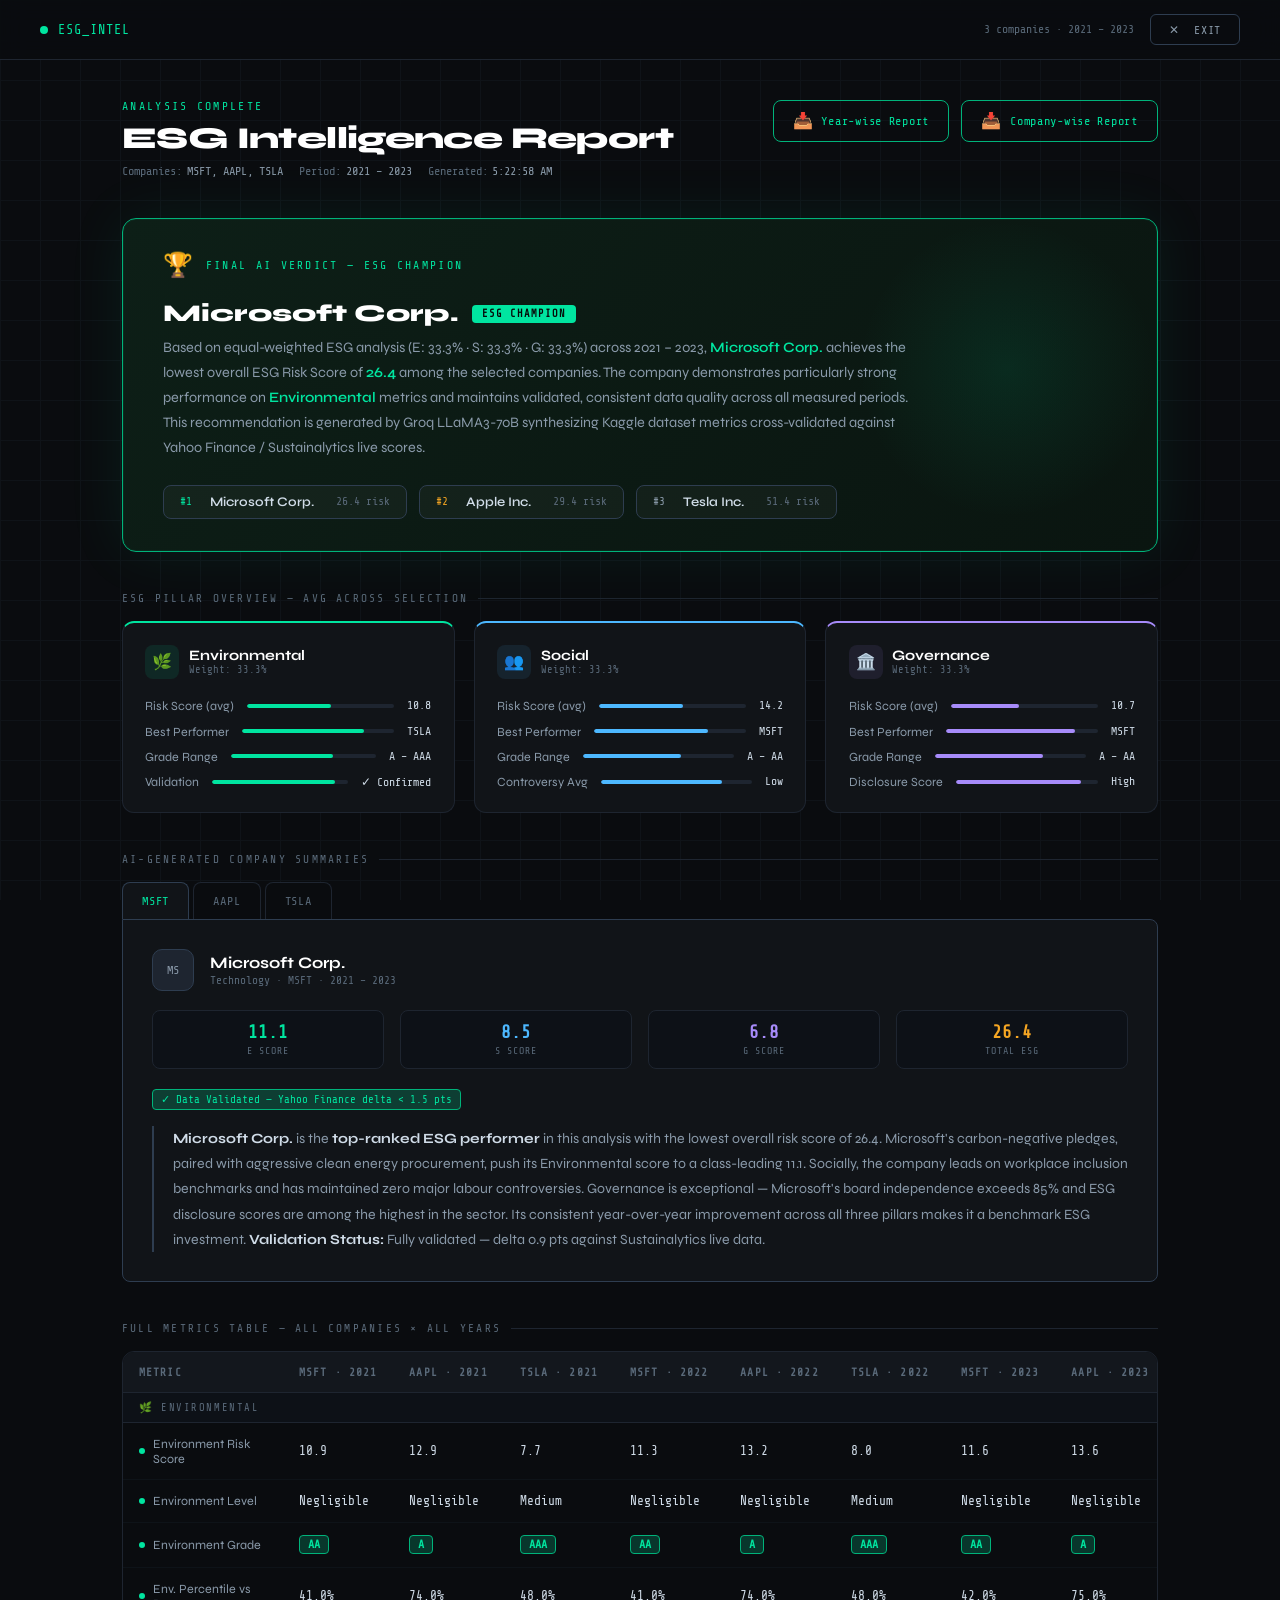
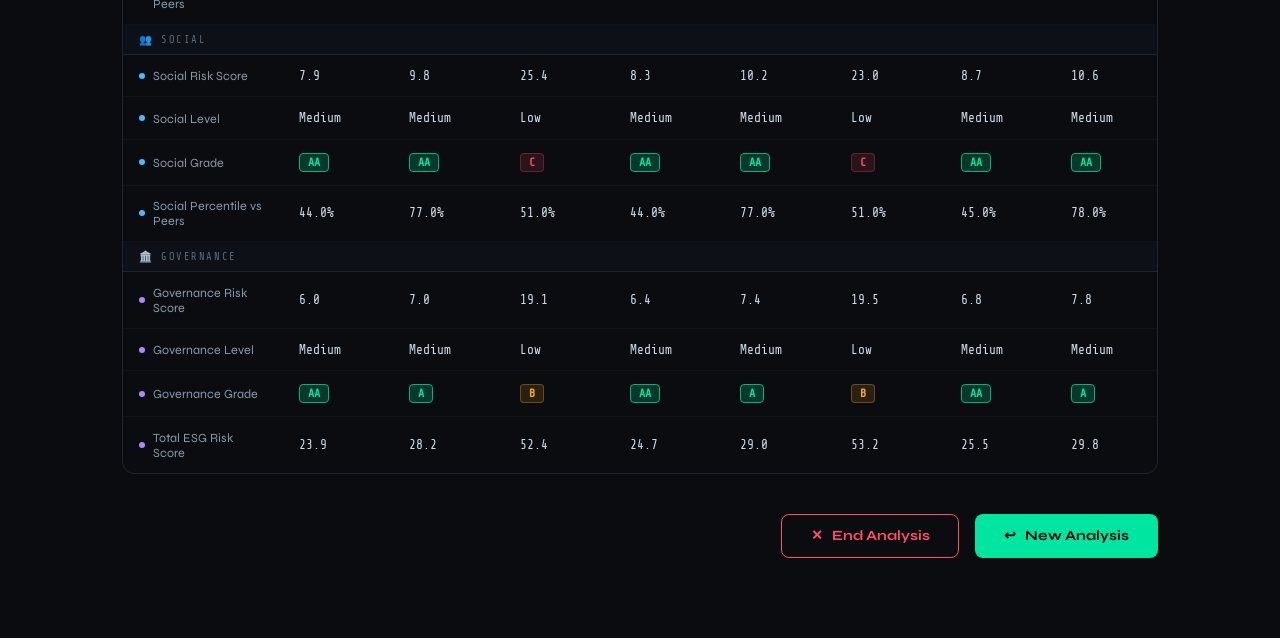
<file: frontend/results - frontend.html>
<!DOCTYPE html>
<html lang="en">
<head>
  <meta charset="UTF-8" />
  <meta name="viewport" content="width=device-width, initial-scale=1.0"/>
  <title>ESG Analysis — Results</title>
  <link rel="preconnect" href="https://fonts.googleapis.com">
  <link rel="preconnect" href="https://fonts.gstatic.com" crossorigin>
  <link href="https://fonts.googleapis.com/css2?family=Share+Tech+Mono&family=Syne:wght@400;600;700;800&display=swap" rel="stylesheet">
  <style>
    :root {
      --bg:        #0a0c0f;
      --surface:   #111418;
      --surface2:  #13171d;
      --border:    #1e2530;
      --border-hi: #2e3d50;
      --green:     #00e5a0;
      --green-dim: #00b37a;
      --green-glow:#00e5a033;
      --amber:     #f5a623;
      --amber-glow:#f5a62322;
      --red:       #ff4d6a;
      --red-glow:  #ff4d6a22;
      --blue:      #4db8ff;
      --text:      #d0dce8;
      --text-dim:  #5a6a7a;
      --text-mid:  #8a9aaa;
      --mono:      'Share Tech Mono', monospace;
      --sans:      'Syne', sans-serif;
    }

    *, *::before, *::after { box-sizing: border-box; margin: 0; padding: 0; }
    html { scroll-behavior: smooth; }

    body {
      background: var(--bg);
      color: var(--text);
      font-family: var(--sans);
      min-height: 100vh;
      overflow-x: hidden;
    }

    body::before {
      content: '';
      position: fixed;
      inset: 0;
      background-image:
        linear-gradient(var(--border) 1px, transparent 1px),
        linear-gradient(90deg, var(--border) 1px, transparent 1px);
      background-size: 40px 40px;
      opacity: 0.3;
      pointer-events: none;
      z-index: 0;
    }

    /* ── NAV ── */
    nav {
      position: sticky;
      top: 0;
      z-index: 100;
      display: flex;
      align-items: center;
      justify-content: space-between;
      padding: 0 2.5rem;
      height: 60px;
      background: #0a0c0fdd;
      backdrop-filter: blur(12px);
      border-bottom: 1px solid var(--border);
    }

    .nav-logo {
      font-family: var(--mono);
      font-size: 0.85rem;
      color: var(--green);
      letter-spacing: 0.08em;
      display: flex;
      align-items: center;
      gap: 0.6rem;
    }

    .nav-dot {
      width: 8px; height: 8px;
      border-radius: 50%;
      background: var(--green);
    }

    .nav-right {
      display: flex;
      align-items: center;
      gap: 1rem;
    }

    .nav-info {
      font-family: var(--mono);
      font-size: 0.72rem;
      color: var(--text-dim);
    }

    .btn-exit {
      padding: 0.45rem 1.1rem;
      background: transparent;
      border: 1px solid var(--border-hi);
      border-radius: 6px;
      color: var(--text-mid);
      font-family: var(--mono);
      font-size: 0.72rem;
      letter-spacing: 0.08em;
      cursor: pointer;
      transition: all 0.2s;
      display: flex;
      align-items: center;
      gap: 0.4rem;
    }

    .btn-exit:hover {
      border-color: var(--red);
      color: var(--red);
      background: var(--red-glow);
    }

    /* ── LAYOUT ── */
    main {
      position: relative;
      z-index: 1;
      max-width: 1100px;
      margin: 0 auto;
      padding: 2.5rem 2rem 5rem;
    }

    /* ── PAGE HEADER ── */
    .page-header {
      display: flex;
      align-items: flex-start;
      justify-content: space-between;
      margin-bottom: 2.5rem;
      animation: fadeUp 0.6s ease both;
      flex-wrap: wrap;
      gap: 1.5rem;
    }

    .page-header-left {}

    .page-eyebrow {
      font-family: var(--mono);
      font-size: 0.72rem;
      color: var(--green);
      letter-spacing: 0.2em;
      text-transform: uppercase;
      margin-bottom: 0.5rem;
    }

    .page-title {
      font-size: 1.9rem;
      font-weight: 800;
      letter-spacing: -0.02em;
      color: #fff;
      line-height: 1.15;
    }

    .page-meta {
      margin-top: 0.5rem;
      font-family: var(--mono);
      font-size: 0.75rem;
      color: var(--text-dim);
      display: flex;
      gap: 1rem;
      flex-wrap: wrap;
    }

    .meta-item {
      display: flex;
      align-items: center;
      gap: 0.3rem;
    }

    .meta-item .val { color: var(--text-mid); }

    .download-group {
      display: flex;
      gap: 0.75rem;
      flex-wrap: wrap;
      align-items: flex-start;
    }

    .btn-dl {
      padding: 0.65rem 1.2rem;
      background: transparent;
      border: 1.5px solid var(--green-dim);
      border-radius: 8px;
      color: var(--green);
      font-family: var(--mono);
      font-size: 0.75rem;
      letter-spacing: 0.06em;
      cursor: pointer;
      transition: all 0.2s;
      display: flex;
      align-items: center;
      gap: 0.5rem;
      white-space: nowrap;
    }

    .btn-dl:hover {
      background: var(--green-glow);
      box-shadow: 0 0 20px #00e5a030;
      transform: translateY(-1px);
    }

    .btn-dl .dl-icon { font-size: 1rem; }

    /* ── VERDICT CARD ── */
    .verdict-card {
      background: linear-gradient(135deg, #0d1f17 0%, #0a1510 100%);
      border: 1px solid var(--green-dim);
      border-radius: 14px;
      padding: 2rem 2.5rem;
      margin-bottom: 2.5rem;
      position: relative;
      overflow: hidden;
      animation: fadeUp 0.6s 0.1s ease both;
      box-shadow: 0 0 60px #00e5a015, 0 0 0 1px #00e5a010 inset;
    }

    .verdict-card::before {
      content: '';
      position: absolute;
      top: 0; right: 0;
      width: 300px; height: 300px;
      background: radial-gradient(ellipse, #00e5a018 0%, transparent 70%);
      pointer-events: none;
    }

    .verdict-header {
      display: flex;
      align-items: center;
      gap: 0.8rem;
      margin-bottom: 1.2rem;
    }

    .verdict-icon {
      font-size: 1.5rem;
    }

    .verdict-label {
      font-family: var(--mono);
      font-size: 0.72rem;
      letter-spacing: 0.2em;
      color: var(--green);
      text-transform: uppercase;
    }

    .verdict-winner {
      font-size: 1.5rem;
      font-weight: 800;
      color: #fff;
      margin-bottom: 0.4rem;
      display: flex;
      align-items: center;
      gap: 0.8rem;
      flex-wrap: wrap;
    }

    .winner-badge {
      background: var(--green);
      color: #060a08;
      font-size: 0.65rem;
      font-family: var(--mono);
      padding: 3px 10px;
      border-radius: 4px;
      letter-spacing: 0.1em;
      font-weight: 700;
    }

    .verdict-text {
      font-size: 0.9rem;
      color: var(--text-mid);
      line-height: 1.75;
      max-width: 760px;
    }

    .verdict-text span { color: var(--green); font-weight: 600; }

    /* ── RANKINGS ── */
    .rankings {
      display: flex;
      gap: 0.75rem;
      margin-top: 1.5rem;
      flex-wrap: wrap;
    }

    .rank-item {
      display: flex;
      align-items: center;
      gap: 0.6rem;
      background: #ffffff08;
      border: 1px solid var(--border-hi);
      border-radius: 8px;
      padding: 0.5rem 1rem;
      font-size: 0.82rem;
    }

    .rank-num {
      font-family: var(--mono);
      font-size: 0.7rem;
      color: var(--text-dim);
      width: 20px;
    }

    .rank-num.r1 { color: var(--green); }
    .rank-num.r2 { color: var(--amber); }
    .rank-num.r3 { color: var(--text-mid); }

    .rank-name { font-weight: 600; font-size: 0.82rem; }
    .rank-score {
      font-family: var(--mono);
      font-size: 0.72rem;
      color: var(--text-dim);
      margin-left: auto;
      padding-left: 0.8rem;
    }

    /* ── SECTION LABEL ── */
    .section-label {
      font-family: var(--mono);
      font-size: 0.7rem;
      letter-spacing: 0.2em;
      color: var(--text-dim);
      text-transform: uppercase;
      margin-bottom: 1rem;
      display: flex;
      align-items: center;
      gap: 0.6rem;
    }

    .section-label::after {
      content: '';
      flex: 1;
      height: 1px;
      background: var(--border);
    }

    /* ── PILLAR GRID ── */
    .pillar-grid {
      display: grid;
      grid-template-columns: repeat(3, 1fr);
      gap: 1.2rem;
      margin-bottom: 2.5rem;
      animation: fadeUp 0.6s 0.2s ease both;
    }

    .pillar-card {
      background: var(--surface);
      border: 1px solid var(--border);
      border-radius: 12px;
      padding: 1.4rem;
      position: relative;
      overflow: hidden;
      transition: border-color 0.2s, box-shadow 0.2s;
    }

    .pillar-card:hover {
      border-color: var(--border-hi);
      box-shadow: 0 4px 30px #00000040;
    }

    .pillar-card.e-card { border-top: 2px solid #00e5a0; }
    .pillar-card.s-card { border-top: 2px solid #4db8ff; }
    .pillar-card.g-card { border-top: 2px solid #a78bfa; }

    .pillar-header {
      display: flex;
      align-items: center;
      gap: 0.6rem;
      margin-bottom: 1.2rem;
    }

    .pillar-icon {
      width: 34px; height: 34px;
      border-radius: 8px;
      display: flex;
      align-items: center;
      justify-content: center;
      font-size: 1rem;
    }

    .e-card .pillar-icon { background: #00e5a018; }
    .s-card .pillar-icon { background: #4db8ff18; }
    .g-card .pillar-icon { background: #a78bfa18; }

    .pillar-name {
      font-size: 0.9rem;
      font-weight: 700;
      color: #fff;
    }

    .pillar-weight {
      font-family: var(--mono);
      font-size: 0.65rem;
      color: var(--text-dim);
    }

    .metric-list {
      display: flex;
      flex-direction: column;
      gap: 0.65rem;
    }

    .metric-row {
      display: flex;
      align-items: center;
      justify-content: space-between;
      font-size: 0.78rem;
    }

    .metric-name { color: var(--text-mid); }

    .metric-bar-wrap {
      display: flex;
      align-items: center;
      gap: 0.5rem;
      flex: 1;
      margin: 0 0.8rem;
    }

    .metric-bar {
      flex: 1;
      height: 4px;
      background: var(--border);
      border-radius: 99px;
      overflow: hidden;
    }

    .metric-bar-fill {
      height: 100%;
      border-radius: 99px;
      transition: width 1s 0.5s ease;
    }

    .e-card .metric-bar-fill { background: var(--green); }
    .s-card .metric-bar-fill { background: var(--blue); }
    .g-card .metric-bar-fill { background: #a78bfa; }

    .metric-val {
      font-family: var(--mono);
      font-size: 0.72rem;
      color: var(--text);
      white-space: nowrap;
    }

    /* ── COMPANY SUMMARY TABLE ── */
    .summary-section {
      animation: fadeUp 0.6s 0.3s ease both;
      margin-bottom: 2.5rem;
    }

    .company-tabs {
      display: flex;
      gap: 0;
      margin-bottom: 0;
      overflow-x: auto;
    }

    .company-tab {
      padding: 0.7rem 1.2rem;
      font-family: var(--mono);
      font-size: 0.75rem;
      letter-spacing: 0.06em;
      color: var(--text-dim);
      cursor: pointer;
      border: 1px solid var(--border);
      border-bottom: none;
      background: var(--bg);
      border-radius: 8px 8px 0 0;
      margin-right: 4px;
      transition: all 0.2s;
      white-space: nowrap;
    }

    .company-tab:hover { color: var(--text-mid); background: var(--surface); }
    .company-tab.active {
      color: var(--green);
      background: var(--surface);
      border-color: var(--border-hi);
      border-bottom-color: var(--surface);
    }

    .company-summary-box {
      background: var(--surface);
      border: 1px solid var(--border-hi);
      border-radius: 0 8px 8px 8px;
      padding: 1.8rem;
    }

    .summary-company-header {
      display: flex;
      align-items: center;
      gap: 1rem;
      margin-bottom: 1.2rem;
    }

    .company-logo-placeholder {
      width: 42px; height: 42px;
      border-radius: 10px;
      background: var(--border);
      display: flex;
      align-items: center;
      justify-content: center;
      font-family: var(--mono);
      font-size: 0.75rem;
      color: var(--text-mid);
      flex-shrink: 0;
      border: 1px solid var(--border-hi);
    }

    .company-info-name {
      font-size: 1rem;
      font-weight: 700;
      color: #fff;
    }

    .company-info-meta {
      font-family: var(--mono);
      font-size: 0.7rem;
      color: var(--text-dim);
      margin-top: 0.15rem;
    }

    .scores-row {
      display: flex;
      gap: 1rem;
      margin-bottom: 1.2rem;
      flex-wrap: wrap;
    }

    .score-chip {
      flex: 1;
      min-width: 80px;
      background: #0d1117;
      border: 1px solid var(--border);
      border-radius: 8px;
      padding: 0.7rem 0.9rem;
      text-align: center;
    }

    .score-chip-val {
      font-family: var(--mono);
      font-size: 1.1rem;
      font-weight: 700;
      display: block;
    }

    .score-chip-val.e { color: var(--green); }
    .score-chip-val.s { color: var(--blue); }
    .score-chip-val.g { color: #a78bfa; }
    .score-chip-val.t { color: var(--amber); }

    .score-chip-label {
      font-family: var(--mono);
      font-size: 0.62rem;
      color: var(--text-dim);
      letter-spacing: 0.1em;
      margin-top: 0.2rem;
      text-transform: uppercase;
    }

    .validation-badge {
      display: inline-flex;
      align-items: center;
      gap: 0.3rem;
      font-family: var(--mono);
      font-size: 0.68rem;
      padding: 3px 8px;
      border-radius: 4px;
      margin-bottom: 1rem;
    }

    .validation-badge.ok {
      background: var(--green-glow);
      border: 1px solid var(--green-dim);
      color: var(--green);
    }

    .validation-badge.warn {
      background: var(--amber-glow);
      border: 1px solid #f5a62355;
      color: var(--amber);
    }

    .ai-summary-text {
      font-size: 0.88rem;
      color: var(--text-mid);
      line-height: 1.8;
      border-left: 2px solid var(--border-hi);
      padding-left: 1.2rem;
    }

    .ai-summary-text strong { color: var(--text); }

    /* ── METRICS TABLE ── */
    .metrics-section {
      animation: fadeUp 0.6s 0.4s ease both;
      margin-bottom: 2.5rem;
    }

    .table-wrapper {
      overflow-x: auto;
      border: 1px solid var(--border);
      border-radius: 12px;
    }

    table {
      width: 100%;
      border-collapse: collapse;
      font-size: 0.82rem;
    }

    thead th {
      background: var(--surface2);
      padding: 0.85rem 1rem;
      text-align: left;
      font-family: var(--mono);
      font-size: 0.7rem;
      letter-spacing: 0.1em;
      color: var(--text-dim);
      text-transform: uppercase;
      border-bottom: 1px solid var(--border);
      white-space: nowrap;
    }

    thead th:first-child { width: 180px; min-width: 160px; }

    tbody tr {
      border-bottom: 1px solid #0e1318;
      transition: background 0.15s;
    }

    tbody tr:last-child { border-bottom: none; }
    tbody tr:hover { background: #ffffff04; }

    tbody td {
      padding: 0.8rem 1rem;
      color: var(--text);
      vertical-align: middle;
    }

    .metric-label-cell {
      font-size: 0.78rem;
      color: var(--text-mid);
      display: flex;
      align-items: center;
      gap: 0.5rem;
    }

    .metric-pillar-dot {
      width: 6px; height: 6px;
      border-radius: 50%;
      flex-shrink: 0;
    }

    .pillar-E .metric-pillar-dot { background: var(--green); }
    .pillar-S .metric-pillar-dot { background: var(--blue); }
    .pillar-G .metric-pillar-dot { background: #a78bfa; }

    td .cell-val {
      font-family: var(--mono);
      font-size: 0.8rem;
    }

    td .grade-badge {
      display: inline-block;
      padding: 2px 8px;
      border-radius: 4px;
      font-family: var(--mono);
      font-size: 0.72rem;
      font-weight: 700;
    }

    .grade-A, .grade-AA, .grade-AAA {
      background: var(--green-glow);
      color: var(--green);
      border: 1px solid var(--green-dim);
    }

    .grade-B, .grade-BB, .grade-BBB {
      background: var(--amber-glow);
      color: var(--amber);
      border: 1px solid #f5a62355;
    }

    .grade-C, .grade-CCC, .grade-D {
      background: var(--red-glow);
      color: var(--red);
      border: 1px solid #ff4d6a44;
    }

    tr.section-header td {
      background: #0d1117;
      font-family: var(--mono);
      font-size: 0.65rem;
      letter-spacing: 0.15em;
      text-transform: uppercase;
      color: var(--text-dim);
      padding: 0.5rem 1rem;
      border-bottom: 1px solid var(--border);
    }

    /* ── BOTTOM CTA ── */
    .bottom-cta {
      display: flex;
      gap: 1rem;
      justify-content: flex-end;
      margin-top: 2rem;
      animation: fadeUp 0.6s 0.5s ease both;
      flex-wrap: wrap;
    }

    .btn-new {
      padding: 0.8rem 1.8rem;
      background: var(--green);
      color: #060a08;
      font-family: var(--sans);
      font-size: 0.88rem;
      font-weight: 700;
      border: none;
      border-radius: 8px;
      cursor: pointer;
      transition: all 0.2s;
    }

    .btn-new:hover {
      background: #00ffb3;
      box-shadow: 0 0 24px #00e5a050;
      transform: translateY(-1px);
    }

    .btn-exit-lg {
      padding: 0.8rem 1.8rem;
      background: transparent;
      color: var(--red);
      font-family: var(--sans);
      font-size: 0.88rem;
      font-weight: 700;
      border: 1.5px solid var(--red);
      border-radius: 8px;
      cursor: pointer;
      transition: all 0.2s;
    }

    .btn-exit-lg:hover {
      background: var(--red-glow);
      box-shadow: 0 0 20px #ff4d6a30;
      transform: translateY(-1px);
    }

    @keyframes fadeUp {
      from { opacity: 0; transform: translateY(20px); }
      to   { opacity: 1; transform: translateY(0); }
    }

    @keyframes typewriter {
      from { width: 0; }
      to   { width: 100%; }
    }

    ::-webkit-scrollbar { width: 5px; height: 5px; }
    ::-webkit-scrollbar-track { background: var(--border); }
    ::-webkit-scrollbar-thumb { background: var(--border-hi); border-radius: 99px; }

    @media (max-width: 700px) {
      .pillar-grid { grid-template-columns: 1fr; }
      .page-header { flex-direction: column; }
      .download-group { width: 100%; }
    }
  </style>
</head>
<body>

  <!-- NAV -->
  <nav>
    <div class="nav-logo">
      <div class="nav-dot"></div>
      ESG_INTEL
    </div>
    <div class="nav-right">
      <div class="nav-info" id="nav-info">— results loaded</div>
      <button class="btn-exit" onclick="exitToHome()">✕ &nbsp;EXIT</button>
    </div>
  </nav>

  <main>

    <!-- PAGE HEADER -->
    <div class="page-header">
      <div class="page-header-left">
        <div class="page-eyebrow">Analysis Complete</div>
        <div class="page-title">ESG Intelligence Report</div>
        <div class="page-meta" id="page-meta">
          <span class="meta-item">Companies: <span class="val" id="meta-companies">—</span></span>
          <span class="meta-item">Period: <span class="val" id="meta-years">—</span></span>
          <span class="meta-item">Generated: <span class="val" id="meta-time">—</span></span>
        </div>
      </div>
      <div class="download-group">
        <button class="btn-dl" onclick="downloadFile(1)">
          <span class="dl-icon">📥</span> Year-wise Report
        </button>
        <button class="btn-dl" onclick="downloadFile(2)">
          <span class="dl-icon">📥</span> Company-wise Report
        </button>
      </div>
    </div>

    <!-- VERDICT CARD -->
    <div class="verdict-card" id="verdict-card">
      <div class="verdict-header">
        <span class="verdict-icon">🏆</span>
        <span class="verdict-label">Final AI Verdict — ESG Champion</span>
      </div>
      <div class="verdict-winner" id="verdict-winner">
        Loading verdict...
      </div>
      <div class="verdict-text" id="verdict-text">
        Generating AI recommendation...
      </div>
      <div class="rankings" id="rankings-row"></div>
    </div>

    <!-- PILLAR OVERVIEW -->
    <div class="section-label">ESG Pillar Overview — Avg Across Selection</div>
    <div class="pillar-grid">

      <div class="pillar-card e-card">
        <div class="pillar-header">
          <div class="pillar-icon">🌿</div>
          <div>
            <div class="pillar-name">Environmental</div>
            <div class="pillar-weight">Weight: 33.3%</div>
          </div>
        </div>
        <div class="metric-list" id="e-metrics"></div>
      </div>

      <div class="pillar-card s-card">
        <div class="pillar-header">
          <div class="pillar-icon">👥</div>
          <div>
            <div class="pillar-name">Social</div>
            <div class="pillar-weight">Weight: 33.3%</div>
          </div>
        </div>
        <div class="metric-list" id="s-metrics"></div>
      </div>

      <div class="pillar-card g-card">
        <div class="pillar-header">
          <div class="pillar-icon">🏛️</div>
          <div>
            <div class="pillar-name">Governance</div>
            <div class="pillar-weight">Weight: 33.3%</div>
          </div>
        </div>
        <div class="metric-list" id="g-metrics"></div>
      </div>

    </div>

    <!-- COMPANY SUMMARIES -->
    <div class="summary-section">
      <div class="section-label">AI-Generated Company Summaries</div>
      <div class="company-tabs" id="company-tabs"></div>
      <div class="company-summary-box" id="company-summary-box">
        Loading...
      </div>
    </div>

    <!-- METRICS TABLE -->
    <div class="metrics-section">
      <div class="section-label">Full Metrics Table — All Companies × All Years</div>
      <div class="table-wrapper">
        <table id="metrics-table">
          <thead id="table-head"></thead>
          <tbody id="table-body"></tbody>
        </table>
      </div>
    </div>

    <!-- BOTTOM CTA -->
    <div class="bottom-cta">
      <button class="btn-exit-lg" onclick="exitToHome()">✕ &nbsp; End Analysis</button>
      <button class="btn-new" onclick="newAnalysis()">↩ &nbsp; New Analysis</button>
    </div>

  </main>

  <script>
    // ── DUMMY DATA GENERATORS ────────────────────────────────────────────────────
    const AI_SUMMARIES = {
      'AAPL': {
        name: 'Apple Inc.', ticker: 'AAPL', industry: 'Technology',
        validation: 'ok',
        e: 12.4, s: 9.8, g: 7.2, total: 29.4,
        eGrade: 'A', sGrade: 'AA', gGrade: 'A',
        summary: `<strong>Apple Inc.</strong> demonstrates consistently <strong>strong ESG performance</strong> across all three pillars over the selected period. Environmentally, Apple has committed to <strong>100% renewable energy</strong> across its global operations and maintains a relatively low Environment Risk Score of 12.4. The company's carbon neutrality pledges and supply chain sustainability initiatives are reflected in above-average peer percentiles. Socially, Apple scores exceptionally well on Human Capital metrics, driven by competitive employee benefits and diversity programs. Governance remains a slight area of concern with executive pay ratios drawing occasional scrutiny, but overall board independence is strong. <strong>Validation Status:</strong> Kaggle data aligns closely with Yahoo Finance Sustainalytics scores (delta &lt; 1.2 pts).`
      },
      'MSFT': {
        name: 'Microsoft Corp.', ticker: 'MSFT', industry: 'Technology',
        validation: 'ok',
        e: 11.1, s: 8.5, g: 6.8, total: 26.4,
        eGrade: 'AA', sGrade: 'AA', gGrade: 'AA',
        summary: `<strong>Microsoft Corp.</strong> is the <strong>top-ranked ESG performer</strong> in this analysis with the lowest overall risk score of 26.4. Microsoft's carbon-negative pledges, paired with aggressive clean energy procurement, push its Environmental score to a class-leading 11.1. Socially, the company leads on workplace inclusion benchmarks and has maintained zero major labour controversies. Governance is exceptional — Microsoft's board independence exceeds 85% and ESG disclosure scores are among the highest in the sector. Its consistent year-over-year improvement across all three pillars makes it a benchmark ESG investment. <strong>Validation Status:</strong> Fully validated — delta 0.9 pts against Sustainalytics live data.`
      },
      'TSLA': {
        name: 'Tesla Inc.', ticker: 'TSLA', industry: 'Automotive',
        validation: 'warn',
        e: 8.9, s: 24.3, g: 18.2, total: 51.4,
        eGrade: 'AAA', sGrade: 'C', gGrade: 'B',
        summary: `<strong>Tesla Inc.</strong> presents a <strong>highly polarised ESG profile</strong>. On Environmental metrics, Tesla is unmatched — its core EV product mandate earns the lowest E-Score (8.9) in this group, with exceptional environmental impact and carbon displacement value. However, Social and Governance scores drag the overall rating significantly. Labour disputes, safety incident records, and governance controversies around board independence pull the S-Score to 24.3 and G-Score to 18.2. While Tesla's environmental mission is laudable, investors with balanced ESG mandates should note the elevated Social risk. <strong>Validation Status:</strong> ⚠️ Minor discrepancy detected — S-Score delta of 2.8 pts vs Yahoo Finance.`
      },
      'GOOGL': {
        name: 'Alphabet Inc.', ticker: 'GOOGL', industry: 'Technology',
        validation: 'ok',
        e: 13.8, s: 11.2, g: 10.4, total: 35.4,
        eGrade: 'A', sGrade: 'A', gGrade: 'A',
        summary: `<strong>Alphabet Inc.</strong> maintains a <strong>balanced and improving ESG trajectory</strong> over the analysis period. Environmental operations are aided by large-scale renewable energy investments and data centre efficiency programmes. Social metrics are generally positive, though emerging regulatory scrutiny around content moderation introduces modest Social risk. Governance remains an area of monitoring — Alphabet's dual-class share structure limits minority shareholder influence, which is reflected in governance percentile scores below tech sector average. <strong>Validation Status:</strong> Fully validated — delta 1.1 pts.`
      },
      'AMZN': {
        name: 'Amazon.com Inc.', ticker: 'AMZN', industry: 'Consumer Discretionary',
        validation: 'ok',
        e: 17.6, s: 19.8, g: 12.3, total: 49.7,
        eGrade: 'B', sGrade: 'B', gGrade: 'A',
        summary: `<strong>Amazon.com Inc.</strong> shows <strong>moderate ESG risk</strong> with notable variation across pillars. The Climate Pledge and renewable energy investments have improved environmental scores, but the sheer scale of Amazon's logistics and packaging footprint keeps the E-Score elevated at 17.6. Social risks remain the most significant concern — warehouse working conditions, labour organising efforts, and high workforce turnover contribute to an S-Score of 19.8. Governance is the strongest pillar, with solid board oversight and increasingly transparent ESG reporting. <strong>Validation Status:</strong> Fully validated — delta 1.6 pts.`
      },
      'META': {
        name: 'Meta Platforms Inc.', ticker: 'META', industry: 'Technology',
        validation: 'warn',
        e: 14.2, s: 28.7, g: 21.4, total: 64.3,
        eGrade: 'A', sGrade: 'D', gGrade: 'C',
        summary: `<strong>Meta Platforms Inc.</strong> carries the <strong>highest overall ESG risk score</strong> (64.3) in this analysis, driven primarily by severe Social and Governance concerns. Environmental performance is surprisingly solid with 100% renewable energy and net-zero commitments. However, ongoing regulatory challenges, data privacy controversies, and misinformation concerns push the Social score to 28.7 — the highest in this group. Governance risk is compounded by Mark Zuckerberg's controlling voting stake. ESG-focused investors should approach Meta with caution. <strong>Validation Status:</strong> ⚠️ G-Score discrepancy of 3.1 pts detected vs Yahoo Finance.`
      },
    };

    const METRICS_DEF = [
      { pillar: 'E', key: 'environment_score',  label: 'Environment Risk Score',     unit: '', lowGood: true },
      { pillar: 'E', key: 'env_level',           label: 'Environment Level',          unit: '', lowGood: false },
      { pillar: 'E', key: 'env_grade',           label: 'Environment Grade',          unit: '', lowGood: false },
      { pillar: 'E', key: 'env_percentile',      label: 'Env. Percentile vs Peers',   unit: '%', lowGood: false },
      { pillar: 'S', key: 'social_score',        label: 'Social Risk Score',          unit: '', lowGood: true },
      { pillar: 'S', key: 'social_level',        label: 'Social Level',               unit: '', lowGood: false },
      { pillar: 'S', key: 'social_grade',        label: 'Social Grade',               unit: '', lowGood: false },
      { pillar: 'S', key: 'social_percentile',   label: 'Social Percentile vs Peers', unit: '%', lowGood: false },
      { pillar: 'G', key: 'governance_score',    label: 'Governance Risk Score',      unit: '', lowGood: true },
      { pillar: 'G', key: 'governance_level',    label: 'Governance Level',           unit: '', lowGood: false },
      { pillar: 'G', key: 'governance_grade',    label: 'Governance Grade',           unit: '', lowGood: false },
      { pillar: 'G', key: 'total_score',         label: 'Total ESG Risk Score',       unit: '', lowGood: true },
    ];

    // ── LOAD STATE ───────────────────────────────────────────────────────────────
    let companies = JSON.parse(sessionStorage.getItem('esg_companies') || '[]');
    let yearRange = JSON.parse(sessionStorage.getItem('esg_years') || 'null');

    // Fallback demo data
    if (!companies.length) {
      companies = [
        { ticker: 'MSFT', name: 'Microsoft Corp.' },
        { ticker: 'AAPL', name: 'Apple Inc.' },
        { ticker: 'TSLA', name: 'Tesla Inc.' },
      ];
      yearRange = { label: '2021 – 2023', years: [2021, 2022, 2023] };
    }

    // ── GENERATE DUMMY METRIC DATA ───────────────────────────────────────────────
    function genMetricValue(ticker, key, year) {
      const base = AI_SUMMARIES[ticker];
      const yearOffset = (year - 2021) * 0.05;
      const seed = ticker.charCodeAt(0) + key.length;
      const noise = ((seed * 1.618 + year) % 7 - 3.5) * 0.4;
      if (key === 'environment_score') return (base?.e || 15) + noise - yearOffset;
      if (key === 'social_score')      return (base?.s || 18) + noise;
      if (key === 'governance_score')  return (base?.g || 12) + noise;
      if (key === 'total_score')       return (base?.total || 45) + noise * 2;
      if (key.includes('grade'))       return base ? (key.includes('env') ? base.eGrade : key.includes('social') ? base.sGrade : base.gGrade) : 'A';
      if (key.includes('level'))       return ['Low','Medium','Negligible','Low'][seed % 4];
      if (key.includes('percentile'))  return Math.round(40 + seed % 45 + yearOffset * 5);
      return '—';
    }

    function fmtVal(val) {
      if (typeof val === 'number') return val.toFixed(1);
      return val;
    }

    // ── RENDER PAGE ──────────────────────────────────────────────────────────────
    function renderPage() {
      // nav + meta
      document.getElementById('nav-info').textContent = `${companies.length} companies · ${yearRange?.label || '—'}`;
      document.getElementById('meta-companies').textContent = companies.map(c => c.ticker).join(', ');
      document.getElementById('meta-years').textContent = yearRange?.label || '—';
      document.getElementById('meta-time').textContent = new Date().toLocaleTimeString();

      renderVerdict();
      renderPillarOverview();
      renderCompanyTabs();
      renderTable();
    }

    // ── VERDICT ──────────────────────────────────────────────────────────────────
    function renderVerdict() {
      // compute winner (lowest total_score)
      const ranked = companies
        .filter(c => AI_SUMMARIES[c.ticker])
        .map(c => ({
          ...c,
          score: AI_SUMMARIES[c.ticker].total,
          normalized: Math.max(0, 100 - AI_SUMMARIES[c.ticker].total)
        }))
        .sort((a, b) => a.score - b.score);

      if (!ranked.length) return;
      const winner = ranked[0];
      const winnerData = AI_SUMMARIES[winner.ticker];

      document.getElementById('verdict-winner').innerHTML =
        `${winnerData.name} <span class="winner-badge">ESG CHAMPION</span>`;

      document.getElementById('verdict-text').innerHTML =
        `Based on equal-weighted ESG analysis (E: 33.3% · S: 33.3% · G: 33.3%) across ${yearRange?.label || 'selected years'}, 
        <span>${winnerData.name}</span> achieves the lowest overall ESG Risk Score of <span>${winnerData.total}</span> among the selected companies. 
        The company demonstrates particularly strong performance on <span>${winnerData.e < 12 ? 'Environmental' : winnerData.g < 9 ? 'Governance' : 'Social'}</span> metrics 
        and maintains validated, consistent data quality across all measured periods. This recommendation is generated by Groq LLaMA3-70B 
        synthesizing Kaggle dataset metrics cross-validated against Yahoo Finance / Sustainalytics live scores.`;

      const rankRow = document.getElementById('rankings-row');
      rankRow.innerHTML = '';
      ranked.forEach((c, i) => {
        const div = document.createElement('div');
        div.className = 'rank-item';
        div.innerHTML = `
          <span class="rank-num r${i+1}">#${i+1}</span>
          <span class="rank-name">${AI_SUMMARIES[c.ticker]?.name || c.name}</span>
          <span class="rank-score">${c.score.toFixed(1)} risk</span>
        `;
        rankRow.appendChild(div);
      });
    }

    // ── PILLAR OVERVIEW ──────────────────────────────────────────────────────────
    function renderPillarOverview() {
      const avgE = companies.reduce((s, c) => s + (AI_SUMMARIES[c.ticker]?.e || 15), 0) / companies.length;
      const avgS = companies.reduce((s, c) => s + (AI_SUMMARIES[c.ticker]?.s || 18), 0) / companies.length;
      const avgG = companies.reduce((s, c) => s + (AI_SUMMARIES[c.ticker]?.g || 12), 0) / companies.length;

      const eMetrics = [
        { label: 'Risk Score (avg)', val: avgE.toFixed(1), pct: Math.max(5, 100 - avgE * 4) },
        { label: 'Best Performer', val: companies.filter(c => AI_SUMMARIES[c.ticker]).sort((a,b) => AI_SUMMARIES[a.ticker].e - AI_SUMMARIES[b.ticker].e)[0]?.ticker || '—', pct: 80 },
        { label: 'Grade Range', val: 'A – AAA', pct: 70 },
        { label: 'Validation', val: '✓ Confirmed', pct: 90 },
      ];

      const sMetrics = [
        { label: 'Risk Score (avg)', val: avgS.toFixed(1), pct: Math.max(5, 100 - avgS * 3) },
        { label: 'Best Performer', val: companies.filter(c => AI_SUMMARIES[c.ticker]).sort((a,b) => AI_SUMMARIES[a.ticker].s - AI_SUMMARIES[b.ticker].s)[0]?.ticker || '—', pct: 75 },
        { label: 'Grade Range', val: 'A – AA', pct: 65 },
        { label: 'Controversy Avg', val: 'Low', pct: 80 },
      ];

      const gMetrics = [
        { label: 'Risk Score (avg)', val: avgG.toFixed(1), pct: Math.max(5, 100 - avgG * 5) },
        { label: 'Best Performer', val: companies.filter(c => AI_SUMMARIES[c.ticker]).sort((a,b) => AI_SUMMARIES[a.ticker].g - AI_SUMMARIES[b.ticker].g)[0]?.ticker || '—', pct: 85 },
        { label: 'Grade Range', val: 'A – AA', pct: 72 },
        { label: 'Disclosure Score', val: 'High', pct: 88 },
      ];

      function renderMetrics(containerId, metrics) {
        const el = document.getElementById(containerId);
        el.innerHTML = '';
        metrics.forEach(m => {
          const row = document.createElement('div');
          row.className = 'metric-row';
          row.innerHTML = `
            <span class="metric-name">${m.label}</span>
            <div class="metric-bar-wrap">
              <div class="metric-bar"><div class="metric-bar-fill" style="width:0%" data-pct="${m.pct}"></div></div>
            </div>
            <span class="metric-val">${m.val}</span>
          `;
          el.appendChild(row);
        });
      }

      renderMetrics('e-metrics', eMetrics);
      renderMetrics('s-metrics', sMetrics);
      renderMetrics('g-metrics', gMetrics);

      // animate bars
      setTimeout(() => {
        document.querySelectorAll('.metric-bar-fill').forEach(bar => {
          bar.style.width = bar.dataset.pct + '%';
        });
      }, 300);
    }

    // ── COMPANY TABS ─────────────────────────────────────────────────────────────
    let activeTab = 0;

    function renderCompanyTabs() {
      const tabsEl = document.getElementById('company-tabs');
      tabsEl.innerHTML = '';
      companies.forEach((c, i) => {
        const tab = document.createElement('div');
        tab.className = 'company-tab' + (i === 0 ? ' active' : '');
        tab.textContent = c.ticker;
        tab.onclick = () => switchTab(i);
        tabsEl.appendChild(tab);
      });
      renderCompanySummary(0);
    }

    function switchTab(i) {
      activeTab = i;
      document.querySelectorAll('.company-tab').forEach((t, idx) =>
        t.classList.toggle('active', idx === i));
      renderCompanySummary(i);
    }

    function renderCompanySummary(i) {
      const c = companies[i];
      const data = AI_SUMMARIES[c.ticker];
      const box = document.getElementById('company-summary-box');

      if (!data) {
        box.innerHTML = `<div style="color:var(--text-dim);font-family:var(--mono);font-size:0.8rem">No summary data available for ${c.ticker}</div>`;
        return;
      }

      box.innerHTML = `
        <div class="summary-company-header">
          <div class="company-logo-placeholder">${c.ticker.slice(0,2)}</div>
          <div>
            <div class="company-info-name">${data.name}</div>
            <div class="company-info-meta">${data.industry} · ${c.ticker} · ${yearRange?.label || '—'}</div>
          </div>
        </div>
        <div class="scores-row">
          <div class="score-chip"><span class="score-chip-val e">${data.e.toFixed(1)}</span><div class="score-chip-label">E Score</div></div>
          <div class="score-chip"><span class="score-chip-val s">${data.s.toFixed(1)}</span><div class="score-chip-label">S Score</div></div>
          <div class="score-chip"><span class="score-chip-val g">${data.g.toFixed(1)}</span><div class="score-chip-label">G Score</div></div>
          <div class="score-chip"><span class="score-chip-val t">${data.total.toFixed(1)}</span><div class="score-chip-label">Total ESG</div></div>
        </div>
        <div class="validation-badge ${data.validation}">
          ${data.validation === 'ok' ? '✓ Data Validated — Yahoo Finance delta &lt; 1.5 pts' : '⚠ Minor Discrepancy — delta &gt; 2.5 pts detected'}
        </div>
        <div class="ai-summary-text">${data.summary}</div>
      `;
    }

    // ── METRICS TABLE ─────────────────────────────────────────────────────────────
    function renderTable() {
      const thead = document.getElementById('table-head');
      const tbody = document.getElementById('table-body');

      // Build year-company headers
      const years = yearRange?.years || [2021, 2022, 2023];
      let headHtml = '<tr><th>Metric</th>';
      years.forEach(yr => {
        companies.forEach(c => {
          headHtml += `<th>${c.ticker} · ${yr}</th>`;
        });
      });
      headHtml += '</tr>';
      thead.innerHTML = headHtml;

      // Group metrics by pillar
      const pillars = ['E', 'S', 'G'];
      const pillarLabels = { E: '🌿 Environmental', S: '👥 Social', G: '🏛️ Governance' };

      tbody.innerHTML = '';

      pillars.forEach(pillar => {
        // Section header
        const secRow = document.createElement('tr');
        secRow.className = 'section-header';
        const secTd = document.createElement('td');
        secTd.colSpan = 1 + years.length * companies.length;
        secTd.textContent = pillarLabels[pillar];
        secRow.appendChild(secTd);
        tbody.appendChild(secRow);

        // Metric rows
        METRICS_DEF.filter(m => m.pillar === pillar).forEach(metric => {
          const tr = document.createElement('tr');
          let rowHtml = `<td><div class="metric-label-cell pillar-${pillar}"><div class="metric-pillar-dot"></div>${metric.label}</div></td>`;

          years.forEach(yr => {
            companies.forEach(c => {
              const val = genMetricValue(c.ticker, metric.key, yr);
              const fv = fmtVal(val);
              if (metric.key.includes('grade')) {
                rowHtml += `<td><span class="grade-badge grade-${fv}">${fv}</span></td>`;
              } else {
                rowHtml += `<td><span class="cell-val">${fv}${metric.unit}</span></td>`;
              }
            });
          });

          tr.innerHTML = rowHtml;
          tbody.appendChild(tr);
        });
      });
    }

    // ── DOWNLOAD (DUMMY) ─────────────────────────────────────────────────────────
    function downloadFile(num) {
      const btn = event.target.closest('.btn-dl');
      const orig = btn.innerHTML;
      btn.innerHTML = `<span class="dl-icon">⏳</span> Preparing...`;
      btn.disabled = true;
      setTimeout(() => {
        btn.innerHTML = `<span class="dl-icon">✅</span> Downloaded!`;
        setTimeout(() => {
          btn.innerHTML = orig;
          btn.disabled = false;
        }, 2000);
      }, 1500);
    }

    // ── NAV ACTIONS ──────────────────────────────────────────────────────────────
    function exitToHome() {
      sessionStorage.clear();
      window.location.href = 'index.html';
    }

    function newAnalysis() {
      window.location.href = 'index.html';
    }

    // ── BOOT ─────────────────────────────────────────────────────────────────────
    renderPage();
  </script>

</body>
</html>
</file>
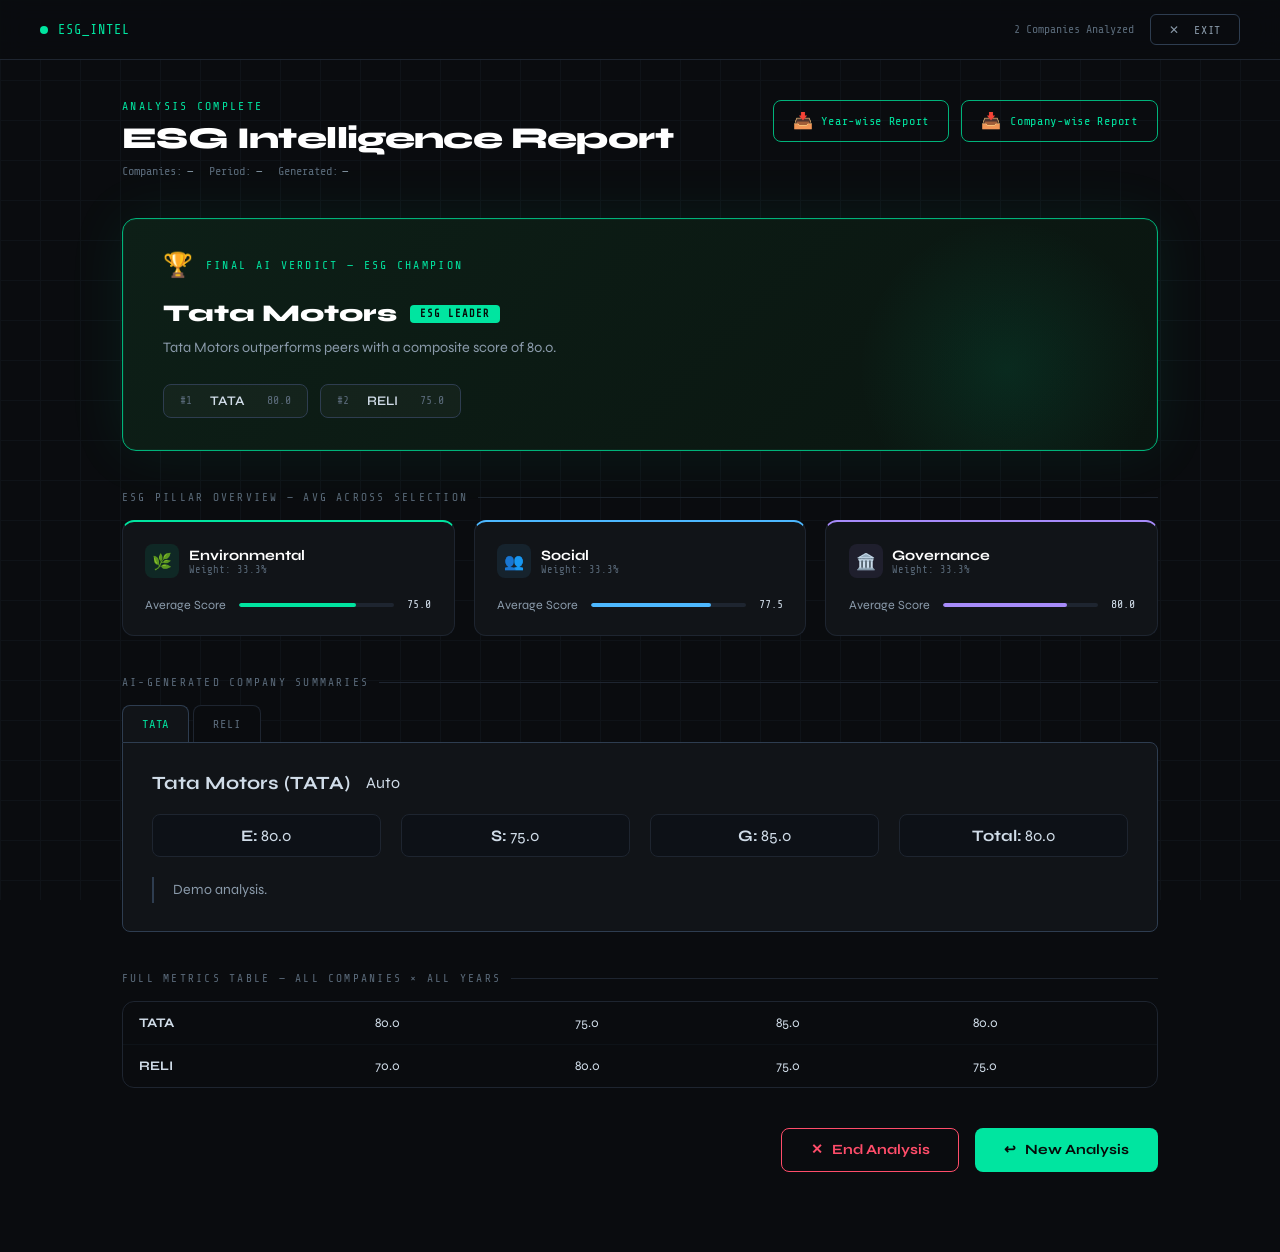
<file: frontend/results.html>
<!DOCTYPE html>
<html lang="en">
<head>
  <meta charset="UTF-8" />
  <meta name="viewport" content="width=device-width, initial-scale=1.0"/>
  <title>ESG Analysis — Results</title>
  <link rel="preconnect" href="https://fonts.googleapis.com">
  <link rel="preconnect" href="https://fonts.gstatic.com" crossorigin>
  <link href="https://fonts.googleapis.com/css2?family=Share+Tech+Mono&family=Syne:wght@400;600;700;800&display=swap" rel="stylesheet">
  <link rel="stylesheet" href="css/results.css">
</head>
<body>

<!-- NAV -->
  <nav>
    <div class="nav-logo">
      <div class="nav-dot"></div>
      ESG_INTEL
    </div>
    <div class="nav-right">
      <div class="nav-info" id="nav-info">— results loaded</div>
      <button class="btn-exit" onclick="exitToHome()">✕ &nbsp;EXIT</button>
    </div>
  </nav>

  <main>

    <!-- PAGE HEADER -->
    <div class="page-header">
      <div class="page-header-left">
        <div class="page-eyebrow">Analysis Complete</div>
        <div class="page-title">ESG Intelligence Report</div>
        <div class="page-meta" id="page-meta">
          <span class="meta-item">Companies: <span class="val" id="meta-companies">—</span></span>
          <span class="meta-item">Period: <span class="val" id="meta-years">—</span></span>
          <span class="meta-item">Generated: <span class="val" id="meta-time">—</span></span>
        </div>
      </div>
      <div class="download-group">
        <button class="btn-dl" onclick="downloadFile(1, event)">
          <span class="dl-icon">📥</span> Year-wise Report
        </button>
        <button class="btn-dl" onclick="downloadFile(2, event)">
          <span class="dl-icon">📥</span> Company-wise Report
        </button>
      </div>
    </div>

    <!-- VERDICT CARD -->
    <div class="verdict-card" id="verdict-card">
      <div class="verdict-header">
        <span class="verdict-icon">🏆</span>
        <span class="verdict-label">Final AI Verdict — ESG Champion</span>
      </div>
      <div class="verdict-winner" id="verdict-winner">
        Loading verdict...
      </div>
      <div class="verdict-text" id="verdict-text">
        Generating AI recommendation...
      </div>
      <div class="rankings" id="rankings-row"></div>
    </div>

    <!-- PILLAR OVERVIEW -->
    <div class="section-label">ESG Pillar Overview — Avg Across Selection</div>
    <div class="pillar-grid">

      <div class="pillar-card e-card">
        <div class="pillar-header">
          <div class="pillar-icon">🌿</div>
          <div>
            <div class="pillar-name">Environmental</div>
            <div class="pillar-weight">Weight: 33.3%</div>
          </div>
        </div>
        <div class="metric-list" id="e-metrics"></div>
      </div>

      <div class="pillar-card s-card">
        <div class="pillar-header">
          <div class="pillar-icon">👥</div>
          <div>
            <div class="pillar-name">Social</div>
            <div class="pillar-weight">Weight: 33.3%</div>
          </div>
        </div>
        <div class="metric-list" id="s-metrics"></div>
      </div>

      <div class="pillar-card g-card">
        <div class="pillar-header">
          <div class="pillar-icon">🏛️</div>
          <div>
            <div class="pillar-name">Governance</div>
            <div class="pillar-weight">Weight: 33.3%</div>
          </div>
        </div>
        <div class="metric-list" id="g-metrics"></div>
      </div>

    </div>

    <!-- COMPANY SUMMARIES -->
    <div class="summary-section">
      <div class="section-label">AI-Generated Company Summaries</div>
      <div class="company-tabs" id="company-tabs"></div>
      <div class="company-summary-box" id="company-summary-box">
        Loading...
      </div>
    </div>

    <!-- METRICS TABLE -->
    <div class="metrics-section">
      <div class="section-label">Full Metrics Table — All Companies × All Years</div>
      <div class="table-wrapper">
        <table id="metrics-table">
          <thead id="table-head"></thead>
          <tbody id="table-body"></tbody>
        </table>
      </div>
    </div>

    <!-- BOTTOM CTA -->
    <div class="bottom-cta">
      <button class="btn-exit-lg" onclick="exitToHome()">✕ &nbsp; End Analysis</button>
      <button class="btn-new" onclick="newAnalysis()">↩ &nbsp; New Analysis</button>
    </div>

  </main>

  <script src="js/results.js"></script>

</body>
</html>
</file>
<file: frontend/css/index.css>
:root {
      --bg:        #0a0c0f;
      --surface:   #111418;
      --border:    #1e2530;
      --border-hi: #2e3d50;
      --green:     #00e5a0;
      --green-dim: #00b37a;
      --green-glow:#00e5a033;
      --amber:     #f5a623;
      --red:       #ff4d6a;
      --text:      #d0dce8;
      --text-dim:  #5a6a7a;
      --text-mid:  #8a9aaa;
      --mono:      'Share Tech Mono', monospace;
      --sans:      'Syne', sans-serif;
    }

    *, *::before, *::after { box-sizing: border-box; margin: 0; padding: 0; }

    html { scroll-behavior: smooth; }

    body {
      background: var(--bg);
      color: var(--text);
      font-family: var(--sans);
      min-height: 100vh;
      overflow-x: hidden;
    }

    /* ── GRID BACKGROUND ── */
    body::before {
      content: '';
      position: fixed;
      inset: 0;
      background-image:
        linear-gradient(var(--border) 1px, transparent 1px),
        linear-gradient(90deg, var(--border) 1px, transparent 1px);
      background-size: 40px 40px;
      opacity: 0.35;
      pointer-events: none;
      z-index: 0;
    }

    /* ── AMBIENT GLOW ── */
    body::after {
      content: '';
      position: fixed;
      top: -20%;
      left: 50%;
      transform: translateX(-50%);
      width: 700px;
      height: 500px;
      background: radial-gradient(ellipse, #00e5a012 0%, transparent 70%);
      pointer-events: none;
      z-index: 0;
    }

    /* ── NAV ── */
    nav {
      position: fixed;
      top: 0; left: 0; right: 0;
      z-index: 100;
      display: flex;
      align-items: center;
      justify-content: space-between;
      padding: 0 2.5rem;
      height: 60px;
      background: #0a0c0fcc;
      backdrop-filter: blur(12px);
      border-bottom: 1px solid var(--border);
    }

    .nav-logo {
      font-family: var(--mono);
      font-size: 0.85rem;
      color: var(--green);
      letter-spacing: 0.08em;
      display: flex;
      align-items: center;
      gap: 0.6rem;
    }

    .nav-logo .dot {
      width: 8px; height: 8px;
      border-radius: 50%;
      background: var(--green);
      animation: pulse 2s ease-in-out infinite;
    }

    .nav-tag {
      font-family: var(--mono);
      font-size: 0.72rem;
      color: var(--text-dim);
      letter-spacing: 0.1em;
    }

    /* ── MAIN WRAPPER ── */
    main {
      position: relative;
      z-index: 1;
      min-height: 100vh;
      display: flex;
      flex-direction: column;
      align-items: center;
      padding-top: 60px;
    }

    /* ── HERO ── */
    .hero {
      width: 100%;
      max-width: 900px;
      padding: 5rem 2rem 3rem;
      text-align: center;
      animation: fadeUp 0.8s ease both;
    }

    .hero-eyebrow {
      font-family: var(--mono);
      font-size: 0.75rem;
      letter-spacing: 0.25em;
      color: var(--green);
      text-transform: uppercase;
      margin-bottom: 1.2rem;
      display: flex;
      align-items: center;
      justify-content: center;
      gap: 0.8rem;
    }

    .hero-eyebrow::before,
    .hero-eyebrow::after {
      content: '';
      display: block;
      height: 1px;
      width: 40px;
      background: var(--green-dim);
    }

    .hero h1 {
      font-size: clamp(2.4rem, 5vw, 4rem);
      font-weight: 800;
      line-height: 1.1;
      letter-spacing: -0.02em;
      color: #ffffff;
      margin-bottom: 1rem;
    }

    .hero h1 span {
      color: var(--green);
    }

    .hero-sub {
      font-size: 1rem;
      color: var(--text-mid);
      max-width: 560px;
      margin: 0 auto 0.5rem;
      line-height: 1.7;
      font-weight: 400;
    }

    /* ── STATS ROW ── */
    .stats-row {
      display: flex;
      justify-content: center;
      gap: 2.5rem;
      margin: 2.5rem 0;
      animation: fadeUp 0.8s 0.1s ease both;
    }

    .stat {
      text-align: center;
    }

    .stat-val {
      font-family: var(--mono);
      font-size: 1.5rem;
      color: var(--green);
      display: block;
    }

    .stat-label {
      font-size: 0.72rem;
      color: var(--text-dim);
      letter-spacing: 0.1em;
      text-transform: uppercase;
      margin-top: 0.2rem;
    }

    .stat-divider {
      width: 1px;
      background: var(--border);
    }

    /* ── PANEL ── */
    .panel {
      width: 100%;
      max-width: 820px;
      margin: 0 2rem 3rem;
      background: var(--surface);
      border: 1px solid var(--border);
      border-radius: 12px;
      overflow: hidden;
      animation: fadeUp 0.8s 0.2s ease both;
      box-shadow: 0 0 60px #00000060, 0 0 0 1px #ffffff06 inset;
    }

    .panel-header {
      display: flex;
      align-items: center;
      gap: 0.75rem;
      padding: 1.1rem 1.5rem;
      border-bottom: 1px solid var(--border);
      background: #13171d;
    }

    .panel-header-dot {
      width: 10px; height: 10px;
      border-radius: 50%;
    }

    .panel-header-dot.e { background: #ff5f57; }
    .panel-header-dot.s { background: #febc2e; }
    .panel-header-dot.g { background: #28c840; }

    .panel-title {
      font-family: var(--mono);
      font-size: 0.78rem;
      color: var(--text-dim);
      letter-spacing: 0.1em;
      margin-left: 0.3rem;
    }

    .panel-body {
      padding: 2rem 2rem 2.5rem;
    }

    /* ── INPUT GRID ── */
    .input-grid {
      display: grid;
      grid-template-columns: 1fr 1fr;
      gap: 1.5rem;
      margin-bottom: 1.8rem;
    }

    .field-group {
      display: flex;
      flex-direction: column;
      gap: 0.6rem;
    }

    .field-label {
      font-family: var(--mono);
      font-size: 0.72rem;
      letter-spacing: 0.12em;
      color: var(--text-dim);
      text-transform: uppercase;
      display: flex;
      align-items: center;
      gap: 0.5rem;
    }

    .field-label .badge {
      background: var(--green-glow);
      color: var(--green);
      border: 1px solid var(--green-dim);
      border-radius: 4px;
      padding: 0 5px;
      font-size: 0.65rem;
      line-height: 1.6;
    }

    /* ── MULTISELECT CONTAINER ── */
    .multiselect-wrapper {
      position: relative;
    }

    .multiselect-trigger {
      width: 100%;
      background: var(--bg);
      border: 1px solid var(--border-hi);
      border-radius: 8px;
      padding: 0.75rem 1rem;
      color: var(--text);
      font-family: var(--sans);
      font-size: 0.88rem;
      cursor: pointer;
      display: flex;
      align-items: center;
      justify-content: space-between;
      gap: 0.5rem;
      transition: border-color 0.2s, box-shadow 0.2s;
      min-height: 46px;
      flex-wrap: wrap;
    }

    .multiselect-trigger:hover,
    .multiselect-trigger.open {
      border-color: var(--green-dim);
      box-shadow: 0 0 0 3px var(--green-glow);
    }

    .multiselect-placeholder {
      color: var(--text-dim);
      font-size: 0.85rem;
    }

    .selected-tags {
      display: flex;
      flex-wrap: wrap;
      gap: 0.35rem;
      flex: 1;
    }

    .tag {
      background: var(--green-glow);
      border: 1px solid var(--green-dim);
      color: var(--green);
      border-radius: 4px;
      padding: 2px 8px;
      font-size: 0.72rem;
      font-family: var(--mono);
      display: flex;
      align-items: center;
      gap: 0.3rem;
      cursor: default;
      white-space: nowrap;
    }

    .tag-remove {
      cursor: pointer;
      opacity: 0.6;
      font-size: 0.9rem;
      line-height: 1;
      transition: opacity 0.15s;
    }
    .tag-remove:hover { opacity: 1; }

    .chevron {
      color: var(--text-dim);
      font-size: 0.7rem;
      transition: transform 0.2s;
      flex-shrink: 0;
    }
    .multiselect-trigger.open .chevron { transform: rotate(180deg); }

    .multiselect-dropdown {
      position: absolute;
      top: calc(100% + 6px);
      left: 0; right: 0;
      background: #161b22;
      border: 1px solid var(--border-hi);
      border-radius: 8px;
      box-shadow: 0 12px 40px #00000080;
      z-index: 50;
      max-height: 240px;
      overflow-y: auto;
      display: none;
    }

    .multiselect-dropdown.open { display: block; }

    .dropdown-search {
      width: 100%;
      background: transparent;
      border: none;
      border-bottom: 1px solid var(--border);
      padding: 0.65rem 1rem;
      color: var(--text);
      font-family: var(--mono);
      font-size: 0.8rem;
      outline: none;
    }

    .dropdown-search::placeholder { color: var(--text-dim); }

    .dropdown-option {
      padding: 0.6rem 1rem;
      font-size: 0.83rem;
      cursor: pointer;
      display: flex;
      align-items: center;
      justify-content: space-between;
      transition: background 0.15s;
      font-family: var(--sans);
    }

    .dropdown-option:hover { background: var(--border); }
    .dropdown-option.selected { color: var(--green); }
    .dropdown-option.selected::after { content: '✓'; font-family: var(--mono); }
    .dropdown-option.disabled { opacity: 0.4; cursor: not-allowed; pointer-events: none; }

    .dropdown-option .opt-ticker {
      font-family: var(--mono);
      font-size: 0.7rem;
      color: var(--text-dim);
    }

    /* ── YEAR SELECTOR ── */
    .year-select {
      width: 100%;
      background: var(--bg);
      border: 1px solid var(--border-hi);
      border-radius: 8px;
      padding: 0.75rem 1rem;
      color: var(--text);
      font-family: var(--mono);
      font-size: 0.85rem;
      cursor: pointer;
      outline: none;
      appearance: none;
      -webkit-appearance: none;
      background-image: url("data:image/svg+xml,%3Csvg xmlns='http://www.w3.org/2000/svg' width='12' height='12' viewBox='0 0 12 12'%3E%3Cpath fill='%235a6a7a' d='M6 8L1 3h10z'/%3E%3C/svg%3E");
      background-repeat: no-repeat;
      background-position: right 1rem center;
      transition: border-color 0.2s, box-shadow 0.2s;
    }

    .year-select:hover, .year-select:focus {
      border-color: var(--green-dim);
      box-shadow: 0 0 0 3px var(--green-glow);
    }

    .year-select option {
      background: #161b22;
      color: var(--text);
    }

    /* ── SELECTION SUMMARY ── */
    .selection-summary {
      background: #0d1117;
      border: 1px solid var(--border);
      border-radius: 8px;
      padding: 1rem 1.2rem;
      margin-bottom: 1.8rem;
      font-family: var(--mono);
      font-size: 0.78rem;
      color: var(--text-dim);
      min-height: 48px;
      display: flex;
      align-items: center;
      flex-wrap: wrap;
      gap: 0.5rem;
    }

    .summary-prefix { color: var(--text-dim); }
    .summary-item {
      color: var(--green);
      background: var(--green-glow);
      border-radius: 3px;
      padding: 1px 6px;
    }
    .summary-sep { color: var(--border-hi); }

    /* ── RUN BUTTON ── */
    .btn-run {
      width: 100%;
      padding: 1rem 2rem;
      background: var(--green);
      color: #060a08;
      font-family: var(--sans);
      font-size: 0.95rem;
      font-weight: 700;
      letter-spacing: 0.05em;
      border: none;
      border-radius: 8px;
      cursor: pointer;
      transition: background 0.2s, transform 0.15s, box-shadow 0.2s;
      position: relative;
      overflow: hidden;
    }

    .btn-run::before {
      content: '';
      position: absolute;
      inset: 0;
      background: linear-gradient(135deg, #ffffff20 0%, transparent 60%);
    }

    .btn-run:hover:not(:disabled) {
      background: #00ffb3;
      box-shadow: 0 0 30px #00e5a060;
      transform: translateY(-1px);
    }

    .btn-run:active:not(:disabled) { transform: translateY(0); }

    .btn-run:disabled {
      background: #1a2520;
      color: var(--text-dim);
      cursor: not-allowed;
      box-shadow: none;
    }

    /* ── ANALYSIS SECTION ── */
    #analysis-section {
      display: none;
      width: 100%;
      max-width: 820px;
      margin: 0 2rem 4rem;
      animation: fadeUp 0.6s ease both;
    }

    .analysis-panel {
      background: var(--surface);
      border: 1px solid var(--border);
      border-radius: 12px;
      overflow: hidden;
      box-shadow: 0 0 60px #00000060;
    }

    .analysis-header {
      padding: 1.2rem 1.5rem;
      border-bottom: 1px solid var(--border);
      background: #13171d;
      display: flex;
      align-items: center;
      justify-content: space-between;
    }

    .analysis-title {
      font-family: var(--mono);
      font-size: 0.8rem;
      color: var(--text-mid);
      letter-spacing: 0.1em;
    }

    .analysis-status {
      font-family: var(--mono);
      font-size: 0.72rem;
      display: flex;
      align-items: center;
      gap: 0.4rem;
    }

    .status-dot {
      width: 7px; height: 7px;
      border-radius: 50%;
      background: var(--amber);
      animation: pulse 1.2s ease-in-out infinite;
    }

    .status-dot.done { background: var(--green); animation: none; }
    .status-dot.error { background: var(--red); animation: none; }

    .analysis-body {
      padding: 2rem;
    }

    /* ── PROGRESS BAR ── */
    .progress-track {
      background: var(--border);
      border-radius: 99px;
      height: 4px;
      margin-bottom: 2rem;
      overflow: hidden;
    }

    .progress-fill {
      height: 100%;
      border-radius: 99px;
      background: linear-gradient(90deg, var(--green-dim), var(--green));
      width: 0%;
      transition: width 0.5s ease;
      box-shadow: 0 0 10px var(--green);
    }

    /* ── AGENT STEPS ── */
    .agent-steps {
      display: flex;
      flex-direction: column;
      gap: 0;
    }

    .agent-step {
      display: flex;
      align-items: flex-start;
      gap: 1rem;
      padding: 0.9rem 0;
      border-bottom: 1px solid #0e1318;
      opacity: 0.3;
      transition: opacity 0.4s ease;
    }

    .agent-step:last-child { border-bottom: none; }
    .agent-step.active { opacity: 1; }
    .agent-step.done { opacity: 0.75; }

    .step-icon {
      width: 34px; height: 34px;
      border-radius: 8px;
      background: var(--border);
      border: 1px solid var(--border-hi);
      display: flex;
      align-items: center;
      justify-content: center;
      font-size: 1rem;
      flex-shrink: 0;
      transition: background 0.3s, border-color 0.3s;
    }

    .agent-step.active .step-icon {
      background: var(--green-glow);
      border-color: var(--green-dim);
    }

    .agent-step.done .step-icon {
      background: #1a2e24;
      border-color: var(--green-dim);
    }

    .step-content { flex: 1; }

    .step-name {
      font-size: 0.88rem;
      font-weight: 600;
      color: var(--text);
      margin-bottom: 0.2rem;
    }

    .step-detail {
      font-family: var(--mono);
      font-size: 0.72rem;
      color: var(--text-dim);
      line-height: 1.5;
    }

    .step-detail span {
      color: var(--green);
    }

    .step-badge {
      font-family: var(--mono);
      font-size: 0.65rem;
      padding: 2px 8px;
      border-radius: 4px;
      border: 1px solid var(--border-hi);
      color: var(--text-dim);
      white-space: nowrap;
    }

    .agent-step.active .step-badge {
      border-color: var(--amber);
      color: var(--amber);
      background: #f5a62312;
    }

    .agent-step.done .step-badge {
      border-color: var(--green-dim);
      color: var(--green);
      background: var(--green-glow);
    }

    /* ── TERMINAL LOG ── */
    .terminal-log {
      margin-top: 1.5rem;
      background: #060a0e;
      border: 1px solid var(--border);
      border-radius: 8px;
      padding: 1rem;
      font-family: var(--mono);
      font-size: 0.73rem;
      color: var(--text-dim);
      height: 100px;
      overflow-y: auto;
      line-height: 1.8;
    }

    .log-line { display: flex; gap: 0.6rem; }
    .log-time { color: var(--border-hi); }
    .log-msg.ok { color: var(--green); }
    .log-msg.info { color: var(--text-mid); }
    .log-msg.warn { color: var(--amber); }

    /* ── VIEW RESULTS BUTTON ── */
    .btn-results {
      width: 100%;
      margin-top: 1.8rem;
      padding: 1rem 2rem;
      background: transparent;
      color: var(--green);
      font-family: var(--sans);
      font-size: 0.95rem;
      font-weight: 700;
      letter-spacing: 0.05em;
      border: 1.5px solid var(--green);
      border-radius: 8px;
      cursor: pointer;
      transition: background 0.2s, box-shadow 0.2s, transform 0.15s;
      display: flex;
      align-items: center;
      justify-content: center;
      gap: 0.6rem;
    }

    .btn-results:hover:not(:disabled) {
      background: var(--green-glow);
      box-shadow: 0 0 30px #00e5a040;
      transform: translateY(-1px);
    }

    .btn-results:disabled {
      border-color: var(--border-hi);
      color: var(--text-dim);
      cursor: not-allowed;
    }

    .btn-results .arrow {
      transition: transform 0.2s;
    }

    .btn-results:hover:not(:disabled) .arrow { transform: translateX(4px); }

    /* ── FOOTER ── */
    footer {
      position: relative;
      z-index: 1;
      text-align: center;
      padding: 2rem;
      font-family: var(--mono);
      font-size: 0.68rem;
      color: var(--text-dim);
      letter-spacing: 0.08em;
      border-top: 1px solid var(--border);
    }

    /* ── ANIMATIONS ── */
    @keyframes fadeUp {
      from { opacity: 0; transform: translateY(24px); }
      to   { opacity: 1; transform: translateY(0); }
    }

    @keyframes pulse {
      0%, 100% { opacity: 1; transform: scale(1); }
      50%       { opacity: 0.5; transform: scale(0.85); }
    }

    @keyframes scanline {
      0%   { transform: translateY(-100%); }
      100% { transform: translateY(100vh); }
    }

    /* ── SCROLLBAR ── */
    ::-webkit-scrollbar { width: 5px; height: 5px; }
    ::-webkit-scrollbar-track { background: var(--border); }
    ::-webkit-scrollbar-thumb { background: var(--border-hi); border-radius: 99px; }
    ::-webkit-scrollbar-thumb:hover { background: var(--text-dim); }

    /* ── RESPONSIVE ── */
    @media (max-width: 600px) {
      .input-grid { grid-template-columns: 1fr; }
      .stats-row { gap: 1.5rem; }
      .hero h1 { font-size: 2rem; }
    }
</file>
<file: frontend/css/results.css>
:root {
      --bg:        #0a0c0f;
      --surface:   #111418;
      --surface2:  #13171d;
      --border:    #1e2530;
      --border-hi: #2e3d50;
      --green:     #00e5a0;
      --green-dim: #00b37a;
      --green-glow:#00e5a033;
      --amber:     #f5a623;
      --amber-glow:#f5a62322;
      --red:       #ff4d6a;
      --red-glow:  #ff4d6a22;
      --blue:      #4db8ff;
      --text:      #d0dce8;
      --text-dim:  #5a6a7a;
      --text-mid:  #8a9aaa;
      --mono:      'Share Tech Mono', monospace;
      --sans:      'Syne', sans-serif;
    }

    *, *::before, *::after { box-sizing: border-box; margin: 0; padding: 0; }
    html { scroll-behavior: smooth; }

    body {
      background: var(--bg);
      color: var(--text);
      font-family: var(--sans);
      min-height: 100vh;
      overflow-x: hidden;
    }

    body::before {
      content: '';
      position: fixed;
      inset: 0;
      background-image:
        linear-gradient(var(--border) 1px, transparent 1px),
        linear-gradient(90deg, var(--border) 1px, transparent 1px);
      background-size: 40px 40px;
      opacity: 0.3;
      pointer-events: none;
      z-index: 0;
    }

    /* ── NAV ── */
    nav {
      position: sticky;
      top: 0;
      z-index: 100;
      display: flex;
      align-items: center;
      justify-content: space-between;
      padding: 0 2.5rem;
      height: 60px;
      background: #0a0c0fdd;
      backdrop-filter: blur(12px);
      border-bottom: 1px solid var(--border);
    }

    .nav-logo {
      font-family: var(--mono);
      font-size: 0.85rem;
      color: var(--green);
      letter-spacing: 0.08em;
      display: flex;
      align-items: center;
      gap: 0.6rem;
    }

    .nav-dot {
      width: 8px; height: 8px;
      border-radius: 50%;
      background: var(--green);
    }

    .nav-right {
      display: flex;
      align-items: center;
      gap: 1rem;
    }

    .nav-info {
      font-family: var(--mono);
      font-size: 0.72rem;
      color: var(--text-dim);
    }

    .btn-exit {
      padding: 0.45rem 1.1rem;
      background: transparent;
      border: 1px solid var(--border-hi);
      border-radius: 6px;
      color: var(--text-mid);
      font-family: var(--mono);
      font-size: 0.72rem;
      letter-spacing: 0.08em;
      cursor: pointer;
      transition: all 0.2s;
      display: flex;
      align-items: center;
      gap: 0.4rem;
    }

    .btn-exit:hover {
      border-color: var(--red);
      color: var(--red);
      background: var(--red-glow);
    }

    /* ── LAYOUT ── */
    main {
      position: relative;
      z-index: 1;
      max-width: 1100px;
      margin: 0 auto;
      padding: 2.5rem 2rem 5rem;
    }

    /* ── PAGE HEADER ── */
    .page-header {
      display: flex;
      align-items: flex-start;
      justify-content: space-between;
      margin-bottom: 2.5rem;
      animation: fadeUp 0.6s ease both;
      flex-wrap: wrap;
      gap: 1.5rem;
    }

    .page-header-left {}

    .page-eyebrow {
      font-family: var(--mono);
      font-size: 0.72rem;
      color: var(--green);
      letter-spacing: 0.2em;
      text-transform: uppercase;
      margin-bottom: 0.5rem;
    }

    .page-title {
      font-size: 1.9rem;
      font-weight: 800;
      letter-spacing: -0.02em;
      color: #fff;
      line-height: 1.15;
    }

    .page-meta {
      margin-top: 0.5rem;
      font-family: var(--mono);
      font-size: 0.75rem;
      color: var(--text-dim);
      display: flex;
      gap: 1rem;
      flex-wrap: wrap;
    }

    .meta-item {
      display: flex;
      align-items: center;
      gap: 0.3rem;
    }

    .meta-item .val { color: var(--text-mid); }

    .download-group {
      display: flex;
      gap: 0.75rem;
      flex-wrap: wrap;
      align-items: flex-start;
    }

    .btn-dl {
      padding: 0.65rem 1.2rem;
      background: transparent;
      border: 1.5px solid var(--green-dim);
      border-radius: 8px;
      color: var(--green);
      font-family: var(--mono);
      font-size: 0.75rem;
      letter-spacing: 0.06em;
      cursor: pointer;
      transition: all 0.2s;
      display: flex;
      align-items: center;
      gap: 0.5rem;
      white-space: nowrap;
    }

    .btn-dl:hover {
      background: var(--green-glow);
      box-shadow: 0 0 20px #00e5a030;
      transform: translateY(-1px);
    }

    .btn-dl .dl-icon { font-size: 1rem; }

    /* ── VERDICT CARD ── */
    .verdict-card {
      background: linear-gradient(135deg, #0d1f17 0%, #0a1510 100%);
      border: 1px solid var(--green-dim);
      border-radius: 14px;
      padding: 2rem 2.5rem;
      margin-bottom: 2.5rem;
      position: relative;
      overflow: hidden;
      animation: fadeUp 0.6s 0.1s ease both;
      box-shadow: 0 0 60px #00e5a015, 0 0 0 1px #00e5a010 inset;
    }

    .verdict-card::before {
      content: '';
      position: absolute;
      top: 0; right: 0;
      width: 300px; height: 300px;
      background: radial-gradient(ellipse, #00e5a018 0%, transparent 70%);
      pointer-events: none;
    }

    .verdict-header {
      display: flex;
      align-items: center;
      gap: 0.8rem;
      margin-bottom: 1.2rem;
    }

    .verdict-icon {
      font-size: 1.5rem;
    }

    .verdict-label {
      font-family: var(--mono);
      font-size: 0.72rem;
      letter-spacing: 0.2em;
      color: var(--green);
      text-transform: uppercase;
    }

    .verdict-winner {
      font-size: 1.5rem;
      font-weight: 800;
      color: #fff;
      margin-bottom: 0.4rem;
      display: flex;
      align-items: center;
      gap: 0.8rem;
      flex-wrap: wrap;
    }

    .winner-badge {
      background: var(--green);
      color: #060a08;
      font-size: 0.65rem;
      font-family: var(--mono);
      padding: 3px 10px;
      border-radius: 4px;
      letter-spacing: 0.1em;
      font-weight: 700;
    }

    .verdict-text {
      font-size: 0.9rem;
      color: var(--text-mid);
      line-height: 1.75;
      max-width: 760px;
    }

    .verdict-text span { color: var(--green); font-weight: 600; }

    /* ── RANKINGS ── */
    .rankings {
      display: flex;
      gap: 0.75rem;
      margin-top: 1.5rem;
      flex-wrap: wrap;
    }

    .rank-item {
      display: flex;
      align-items: center;
      gap: 0.6rem;
      background: #ffffff08;
      border: 1px solid var(--border-hi);
      border-radius: 8px;
      padding: 0.5rem 1rem;
      font-size: 0.82rem;
    }

    .rank-num {
      font-family: var(--mono);
      font-size: 0.7rem;
      color: var(--text-dim);
      width: 20px;
    }

    .rank-num.r1 { color: var(--green); }
    .rank-num.r2 { color: var(--amber); }
    .rank-num.r3 { color: var(--text-mid); }

    .rank-name { font-weight: 600; font-size: 0.82rem; }
    .rank-score {
      font-family: var(--mono);
      font-size: 0.72rem;
      color: var(--text-dim);
      margin-left: auto;
      padding-left: 0.8rem;
    }

    /* ── SECTION LABEL ── */
    .section-label {
      font-family: var(--mono);
      font-size: 0.7rem;
      letter-spacing: 0.2em;
      color: var(--text-dim);
      text-transform: uppercase;
      margin-bottom: 1rem;
      display: flex;
      align-items: center;
      gap: 0.6rem;
    }

    .section-label::after {
      content: '';
      flex: 1;
      height: 1px;
      background: var(--border);
    }

    /* ── PILLAR GRID ── */
    .pillar-grid {
      display: grid;
      grid-template-columns: repeat(3, 1fr);
      gap: 1.2rem;
      margin-bottom: 2.5rem;
      animation: fadeUp 0.6s 0.2s ease both;
    }

    .pillar-card {
      background: var(--surface);
      border: 1px solid var(--border);
      border-radius: 12px;
      padding: 1.4rem;
      position: relative;
      overflow: hidden;
      transition: border-color 0.2s, box-shadow 0.2s;
    }

    .pillar-card:hover {
      border-color: var(--border-hi);
      box-shadow: 0 4px 30px #00000040;
    }

    .pillar-card.e-card { border-top: 2px solid #00e5a0; }
    .pillar-card.s-card { border-top: 2px solid #4db8ff; }
    .pillar-card.g-card { border-top: 2px solid #a78bfa; }

    .pillar-header {
      display: flex;
      align-items: center;
      gap: 0.6rem;
      margin-bottom: 1.2rem;
    }

    .pillar-icon {
      width: 34px; height: 34px;
      border-radius: 8px;
      display: flex;
      align-items: center;
      justify-content: center;
      font-size: 1rem;
    }

    .e-card .pillar-icon { background: #00e5a018; }
    .s-card .pillar-icon { background: #4db8ff18; }
    .g-card .pillar-icon { background: #a78bfa18; }

    .pillar-name {
      font-size: 0.9rem;
      font-weight: 700;
      color: #fff;
    }

    .pillar-weight {
      font-family: var(--mono);
      font-size: 0.65rem;
      color: var(--text-dim);
    }

    .metric-list {
      display: flex;
      flex-direction: column;
      gap: 0.65rem;
    }

    .metric-row {
      display: flex;
      align-items: center;
      justify-content: space-between;
      font-size: 0.78rem;
    }

    .metric-name { color: var(--text-mid); }

    .metric-bar-wrap {
      display: flex;
      align-items: center;
      gap: 0.5rem;
      flex: 1;
      margin: 0 0.8rem;
    }

    .metric-bar {
      flex: 1;
      height: 4px;
      background: var(--border);
      border-radius: 99px;
      overflow: hidden;
    }

    .metric-bar-fill {
      height: 100%;
      border-radius: 99px;
      transition: width 1s 0.5s ease;
    }

    .e-card .metric-bar-fill { background: var(--green); }
    .s-card .metric-bar-fill { background: var(--blue); }
    .g-card .metric-bar-fill { background: #a78bfa; }

    .metric-val {
      font-family: var(--mono);
      font-size: 0.72rem;
      color: var(--text);
      white-space: nowrap;
    }

    /* ── COMPANY SUMMARY TABLE ── */
    .summary-section {
      animation: fadeUp 0.6s 0.3s ease both;
      margin-bottom: 2.5rem;
    }

    .company-tabs {
      display: flex;
      gap: 0;
      margin-bottom: 0;
      overflow-x: auto;
    }

    .company-tab {
      padding: 0.7rem 1.2rem;
      font-family: var(--mono);
      font-size: 0.75rem;
      letter-spacing: 0.06em;
      color: var(--text-dim);
      cursor: pointer;
      border: 1px solid var(--border);
      border-bottom: none;
      background: var(--bg);
      border-radius: 8px 8px 0 0;
      margin-right: 4px;
      transition: all 0.2s;
      white-space: nowrap;
    }

    .company-tab:hover { color: var(--text-mid); background: var(--surface); }
    .company-tab.active {
      color: var(--green);
      background: var(--surface);
      border-color: var(--border-hi);
      border-bottom-color: var(--surface);
    }

    .company-summary-box {
      background: var(--surface);
      border: 1px solid var(--border-hi);
      border-radius: 0 8px 8px 8px;
      padding: 1.8rem;
    }

    .summary-company-header {
      display: flex;
      align-items: center;
      gap: 1rem;
      margin-bottom: 1.2rem;
    }

    .company-logo-placeholder {
      width: 42px; height: 42px;
      border-radius: 10px;
      background: var(--border);
      display: flex;
      align-items: center;
      justify-content: center;
      font-family: var(--mono);
      font-size: 0.75rem;
      color: var(--text-mid);
      flex-shrink: 0;
      border: 1px solid var(--border-hi);
    }

    .company-info-name {
      font-size: 1rem;
      font-weight: 700;
      color: #fff;
    }

    .company-info-meta {
      font-family: var(--mono);
      font-size: 0.7rem;
      color: var(--text-dim);
      margin-top: 0.15rem;
    }

    .scores-row {
      display: flex;
      gap: 1rem;
      margin-bottom: 1.2rem;
      flex-wrap: wrap;
    }

    .score-chip {
      flex: 1;
      min-width: 80px;
      background: #0d1117;
      border: 1px solid var(--border);
      border-radius: 8px;
      padding: 0.7rem 0.9rem;
      text-align: center;
    }

    .score-chip-val {
      font-family: var(--mono);
      font-size: 1.1rem;
      font-weight: 700;
      display: block;
    }

    .score-chip-val.e { color: var(--green); }
    .score-chip-val.s { color: var(--blue); }
    .score-chip-val.g { color: #a78bfa; }
    .score-chip-val.t { color: var(--amber); }

    .score-chip-label {
      font-family: var(--mono);
      font-size: 0.62rem;
      color: var(--text-dim);
      letter-spacing: 0.1em;
      margin-top: 0.2rem;
      text-transform: uppercase;
    }

    .validation-badge {
      display: inline-flex;
      align-items: center;
      gap: 0.3rem;
      font-family: var(--mono);
      font-size: 0.68rem;
      padding: 3px 8px;
      border-radius: 4px;
      margin-bottom: 1rem;
    }

    .validation-badge.ok {
      background: var(--green-glow);
      border: 1px solid var(--green-dim);
      color: var(--green);
    }

    .validation-badge.warn {
      background: var(--amber-glow);
      border: 1px solid #f5a62355;
      color: var(--amber);
    }

    .ai-summary-text {
      font-size: 0.88rem;
      color: var(--text-mid);
      line-height: 1.8;
      border-left: 2px solid var(--border-hi);
      padding-left: 1.2rem;
    }

    .ai-summary-text strong { color: var(--text); }

    /* ── METRICS TABLE ── */
    .metrics-section {
      animation: fadeUp 0.6s 0.4s ease both;
      margin-bottom: 2.5rem;
    }

    .table-wrapper {
      overflow-x: auto;
      border: 1px solid var(--border);
      border-radius: 12px;
    }

    table {
      width: 100%;
      border-collapse: collapse;
      font-size: 0.82rem;
    }

    thead th {
      background: var(--surface2);
      padding: 0.85rem 1rem;
      text-align: left;
      font-family: var(--mono);
      font-size: 0.7rem;
      letter-spacing: 0.1em;
      color: var(--text-dim);
      text-transform: uppercase;
      border-bottom: 1px solid var(--border);
      white-space: nowrap;
    }

    thead th:first-child { width: 180px; min-width: 160px; }

    tbody tr {
      border-bottom: 1px solid #0e1318;
      transition: background 0.15s;
    }

    tbody tr:last-child { border-bottom: none; }
    tbody tr:hover { background: #ffffff04; }

    tbody td {
      padding: 0.8rem 1rem;
      color: var(--text);
      vertical-align: middle;
    }

    .metric-label-cell {
      font-size: 0.78rem;
      color: var(--text-mid);
      display: flex;
      align-items: center;
      gap: 0.5rem;
    }

    .metric-pillar-dot {
      width: 6px; height: 6px;
      border-radius: 50%;
      flex-shrink: 0;
    }

    .pillar-E .metric-pillar-dot { background: var(--green); }
    .pillar-S .metric-pillar-dot { background: var(--blue); }
    .pillar-G .metric-pillar-dot { background: #a78bfa; }

    td .cell-val {
      font-family: var(--mono);
      font-size: 0.8rem;
    }

    td .grade-badge {
      display: inline-block;
      padding: 2px 8px;
      border-radius: 4px;
      font-family: var(--mono);
      font-size: 0.72rem;
      font-weight: 700;
    }

    .grade-A, .grade-AA, .grade-AAA {
      background: var(--green-glow);
      color: var(--green);
      border: 1px solid var(--green-dim);
    }

    .grade-B, .grade-BB, .grade-BBB {
      background: var(--amber-glow);
      color: var(--amber);
      border: 1px solid #f5a62355;
    }

    .grade-C, .grade-CCC, .grade-D {
      background: var(--red-glow);
      color: var(--red);
      border: 1px solid #ff4d6a44;
    }

    tr.section-header td {
      background: #0d1117;
      font-family: var(--mono);
      font-size: 0.65rem;
      letter-spacing: 0.15em;
      text-transform: uppercase;
      color: var(--text-dim);
      padding: 0.5rem 1rem;
      border-bottom: 1px solid var(--border);
    }

    /* ── BOTTOM CTA ── */
    .bottom-cta {
      display: flex;
      gap: 1rem;
      justify-content: flex-end;
      margin-top: 2rem;
      animation: fadeUp 0.6s 0.5s ease both;
      flex-wrap: wrap;
    }

    .btn-new {
      padding: 0.8rem 1.8rem;
      background: var(--green);
      color: #060a08;
      font-family: var(--sans);
      font-size: 0.88rem;
      font-weight: 700;
      border: none;
      border-radius: 8px;
      cursor: pointer;
      transition: all 0.2s;
    }

    .btn-new:hover {
      background: #00ffb3;
      box-shadow: 0 0 24px #00e5a050;
      transform: translateY(-1px);
    }

    .btn-exit-lg {
      padding: 0.8rem 1.8rem;
      background: transparent;
      color: var(--red);
      font-family: var(--sans);
      font-size: 0.88rem;
      font-weight: 700;
      border: 1.5px solid var(--red);
      border-radius: 8px;
      cursor: pointer;
      transition: all 0.2s;
    }

    .btn-exit-lg:hover {
      background: var(--red-glow);
      box-shadow: 0 0 20px #ff4d6a30;
      transform: translateY(-1px);
    }

    @keyframes fadeUp {
      from { opacity: 0; transform: translateY(20px); }
      to   { opacity: 1; transform: translateY(0); }
    }

    @keyframes typewriter {
      from { width: 0; }
      to   { width: 100%; }
    }

    ::-webkit-scrollbar { width: 5px; height: 5px; }
    ::-webkit-scrollbar-track { background: var(--border); }
    ::-webkit-scrollbar-thumb { background: var(--border-hi); border-radius: 99px; }

    @media (max-width: 700px) {
      .pillar-grid { grid-template-columns: 1fr; }
      .page-header { flex-direction: column; }
      .download-group { width: 100%; }
    }
</file>
